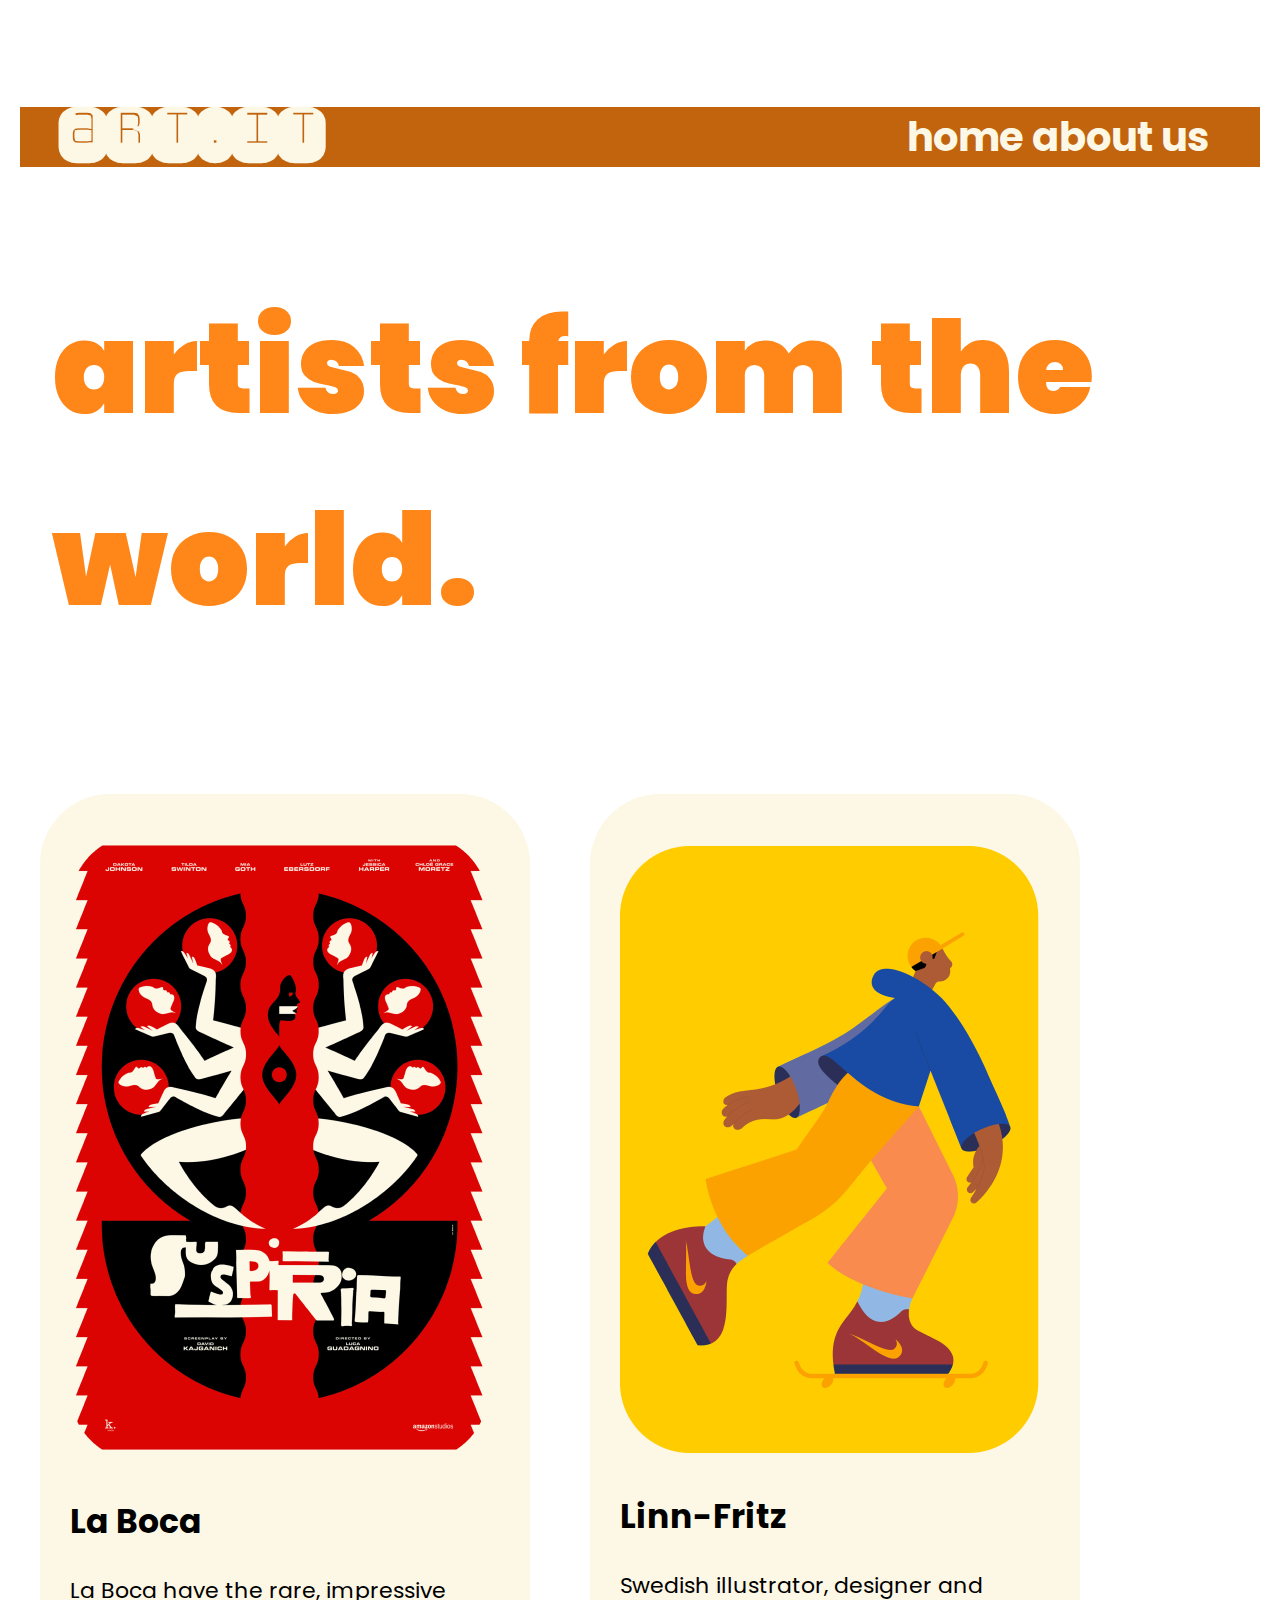
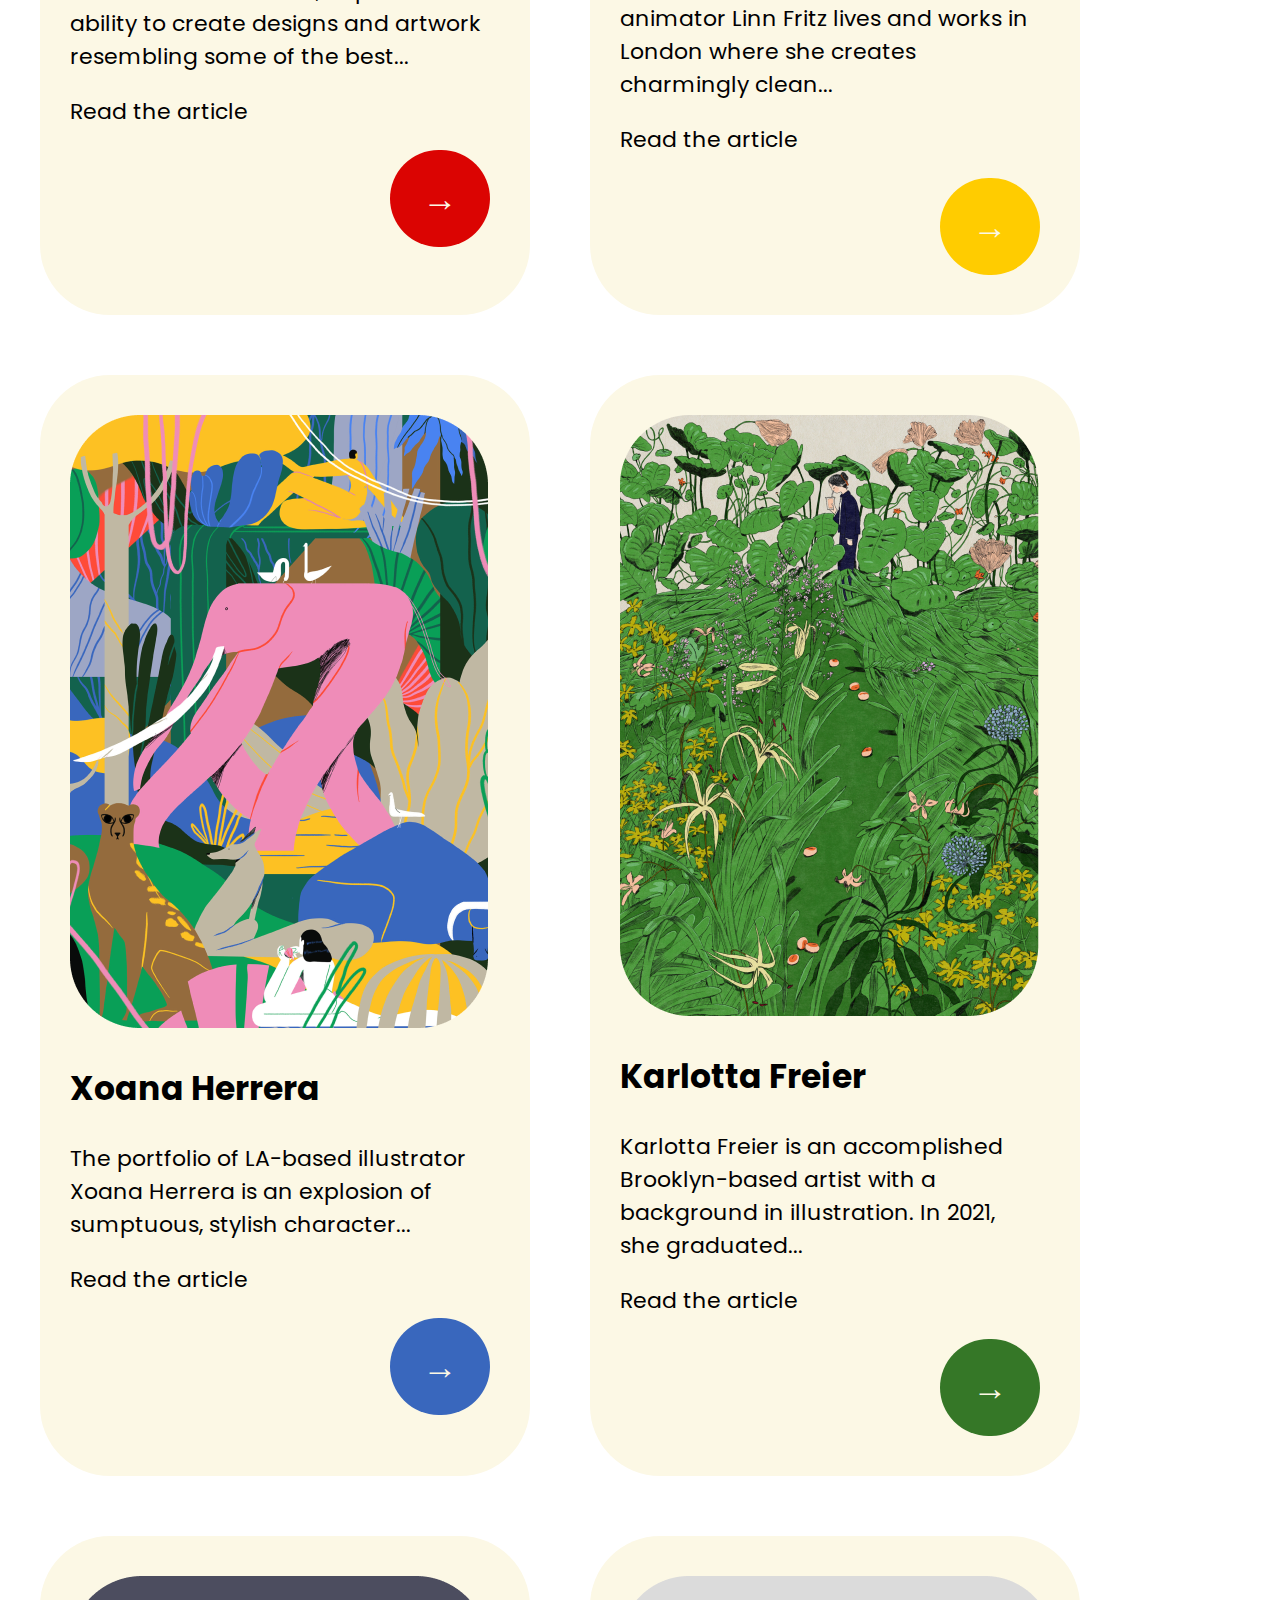
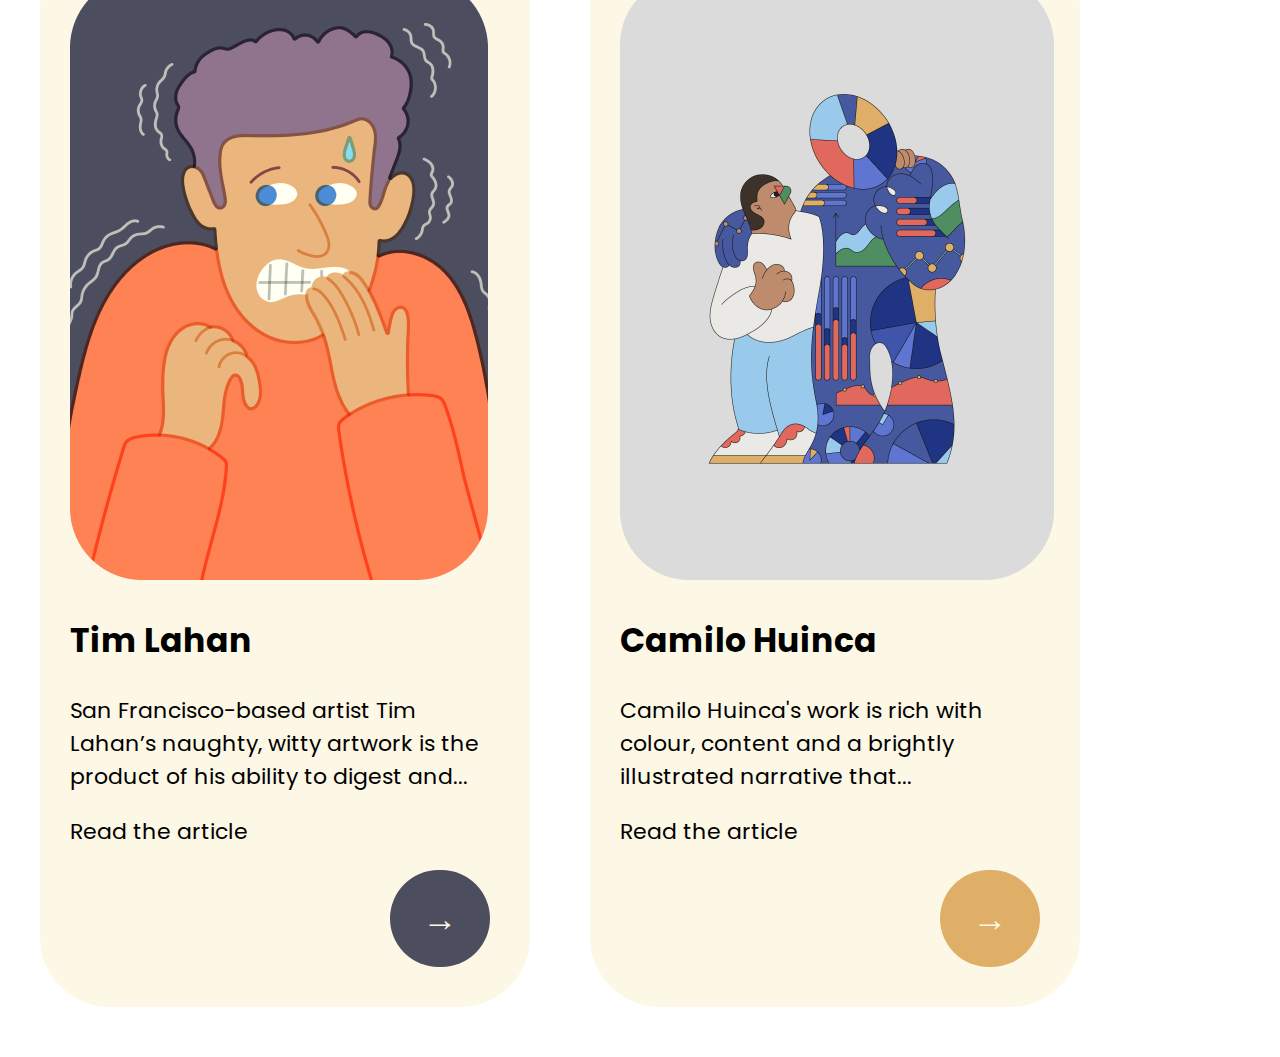
<file: index.html>
<!DOCTYPE html>
<html lang="en">
<head>
    <meta charset="UTF-8">
    <meta http-equiv="X-UA-Compatible" content="IE=edge">
    <meta name="viewport" content="width=device-width, initial-scale=1.0">
    <link rel="preconnect" href="https://fonts.googleapis.com">
    <link rel="preconnect" href="https://fonts.gstatic.com" crossorigin>
    <link rel="preconnect" href="https://fonts.googleapis.com">
    <link rel="preconnect" href="https://fonts.gstatic.com" crossorigin>
    <link href="https://fonts.googleapis.com/css2?family=Poppins:wght@400;700;900&display=swap" rel="stylesheet">
    <link rel="preconnect" href="https://fonts.googleapis.com">
<link rel="preconnect" href="https://fonts.gstatic.com" crossorigin>
<link href="https://fonts.googleapis.com/css2?family=Monofett&family=Poppins:wght@400;700;900&display=swap" rel="stylesheet">
    <title>Chiara Lombardo</title>
    <link rel="stylesheet" href="css/style.css">
</head>
<body>
 <header>
    
    <h1 class="art">art.it</h1> 
<nav  class="nav">
    <a href="index.html">home</a></li>
    <a href="thanks.html">about us</a> 
   
     </nav>

</header> 
<section class="hero">
    <h2 class="artist">artists from the world.</h2>
</section>
<main>
    <div class="box">
    <div class="laboca"> 
    <section class="img"><a href="laboca.html"> <img src="immagini/img1.png" alt="img 1.png"></a></section>
    <section class=" titolo la boca"> <h2>La Boca</h2></section>
    <section class=" testo la boca"> <p>La Boca have the rare, impressive ability to create designs and artwork resembling some of the best...</p></section> 
    <section class=" testo la boca"> <p> Read the article</p></section>
    
    <div class="pulsante"><a href="laboca.html">→</a></div>   </div>
  


    <div class="LinnFritz"> 
    <section class="img1"><img src="immagini/img 2.png" alt="img 2.png"></section>
    <section class=" titolo Linn-Fritz"> <h2>Linn-Fritz</h2></section>
    <section class=" testo Linn-Fritz"> <p>Swedish illustrator, designer and animator Linn Fritz lives and works in London where she creates charmingly clean...</p></section> 
    <section class=" testo Linn-Fritz"> <p> Read the article</p></section>   
    <div class="pulsante1"><a href="linn-fritz.html">→</a></div>  </div>
</div>
    <div class="box2"> 
    <div class="XoanaHerrera"> 
    <section class="img"><img src="immagini/img 3.png" alt="img 3.png"></section>
    <section class=" titolo Xoana Herrera"> <h2>Xoana Herrera</h2></section>
    <section class=" testo Xoana Herrera"> <p> The portfolio of LA-based illustrator Xoana Herrera is an explosion of sumptuous, stylish character...</p></section> 
    <section class=" testo Xoana Herrera"> <p> Read the article</p></section>   
    <div class="pulsante2"><a href="xoanaxerrera.html">→</a> </div> </div>
   
    <div class="KarlottaFreier "> 
    <section class="img"><img src="immagini/img 4.png" alt="img 4.png"></section>
    <section class=" titolo Karlotta Freier "> <h2>Karlotta Freier </h2></section>
    <section class=" testo Karlotta Freier "> <p> Karlotta Freier is an accomplished Brooklyn-based artist with a background in illustration. In 2021, she graduated...</p></section> 
    <section class=" testo Karlotta Freier "> <p> Read the article</p></section>   
    <div class="pulsante3"><a href="karlottafreier.html">→</a> </div> </div>
</div>

<div class="box3">
    <div class="TimLahan "> 
    <section class="img 5.png"><img src="immagini/img 5.png" alt="img 5.png"></section>
    <section class=" titolo Tim Lahan "> <h2>Tim Lahan </h2></section>
    <section class=" testo Tim Lahan "> <p> San Francisco-based artist Tim Lahan’s naughty, witty artwork is the product of his ability to digest and...</p></section> 
    <section class=" testo Tim Lahan "> <p> Read the article</p></section>   
    <div class="pulsante4"><a href="timlahan.html">→</a> </div> </div>
   
    <div class="CamiloHuinca "> 
    <section class="img 6.png"><img src="immagini/img 6.png" alt="img 6.png"></section>
    <section class=" titolo Camilo Huinca "> <h2>Camilo Huinca </h2></section>
    <section class=" testo Camilo Huinca "> <p> Camilo Huinca's work is rich with colour, content and a brightly illustrated narrative that...</p></section> 
    <section class=" testo Camilo Huinca "> <p> Read the article</p></section>   
    <div class="pulsante5"><a href="camilohuinca.html">→</a></div> </div>
</div> 
</main> 
</body>

</html>
</file>
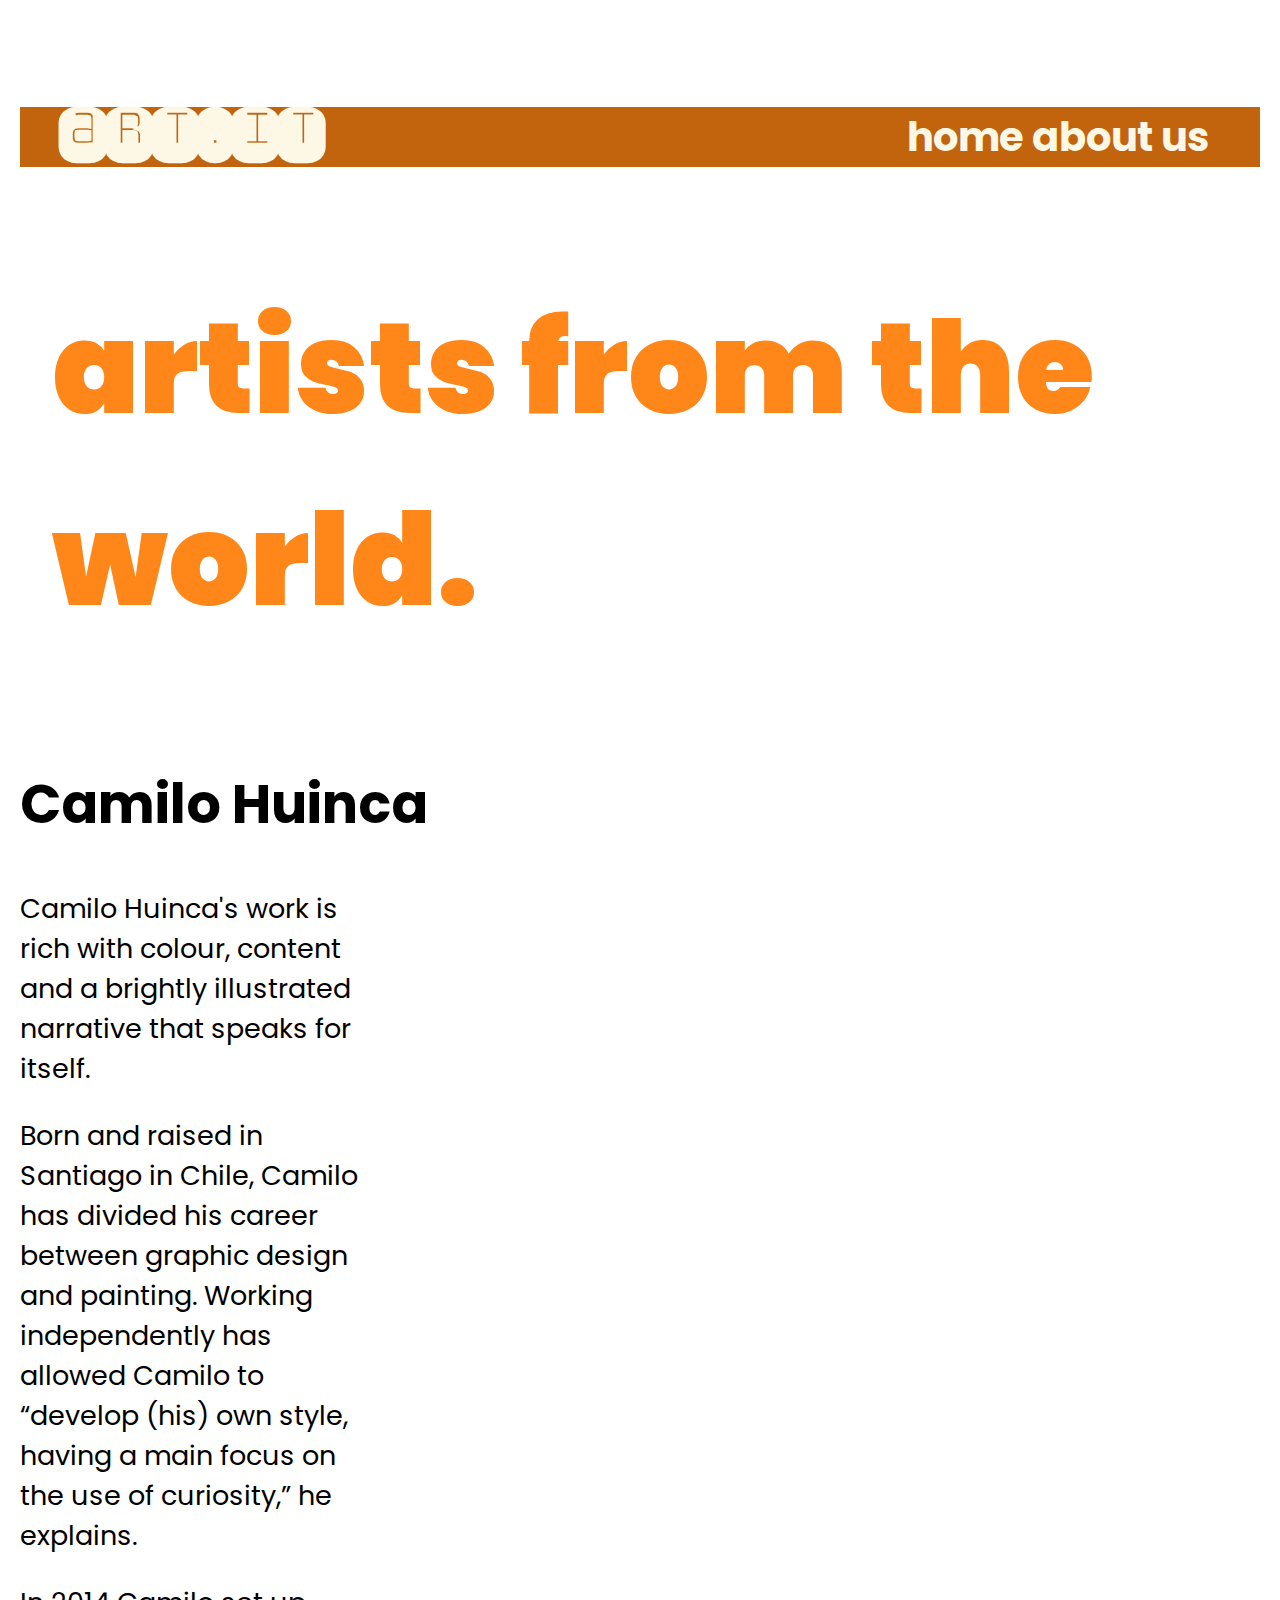
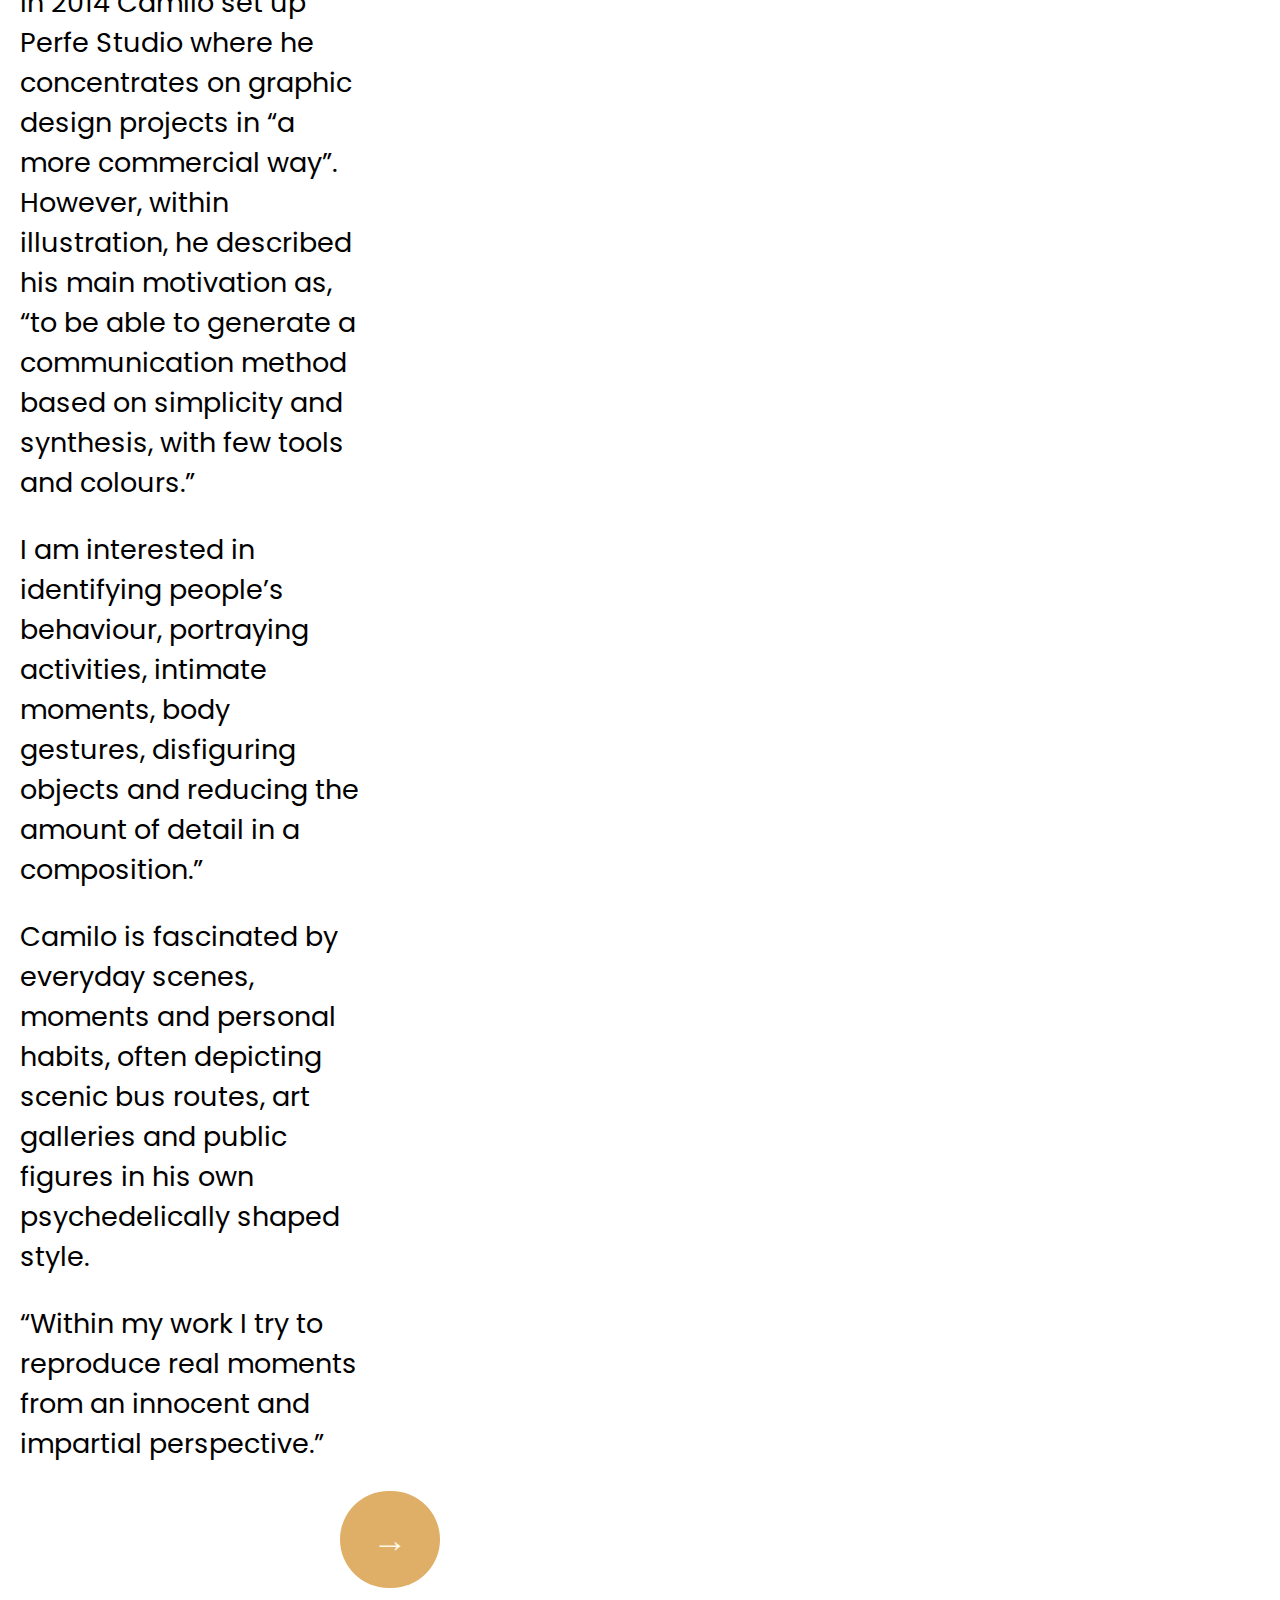
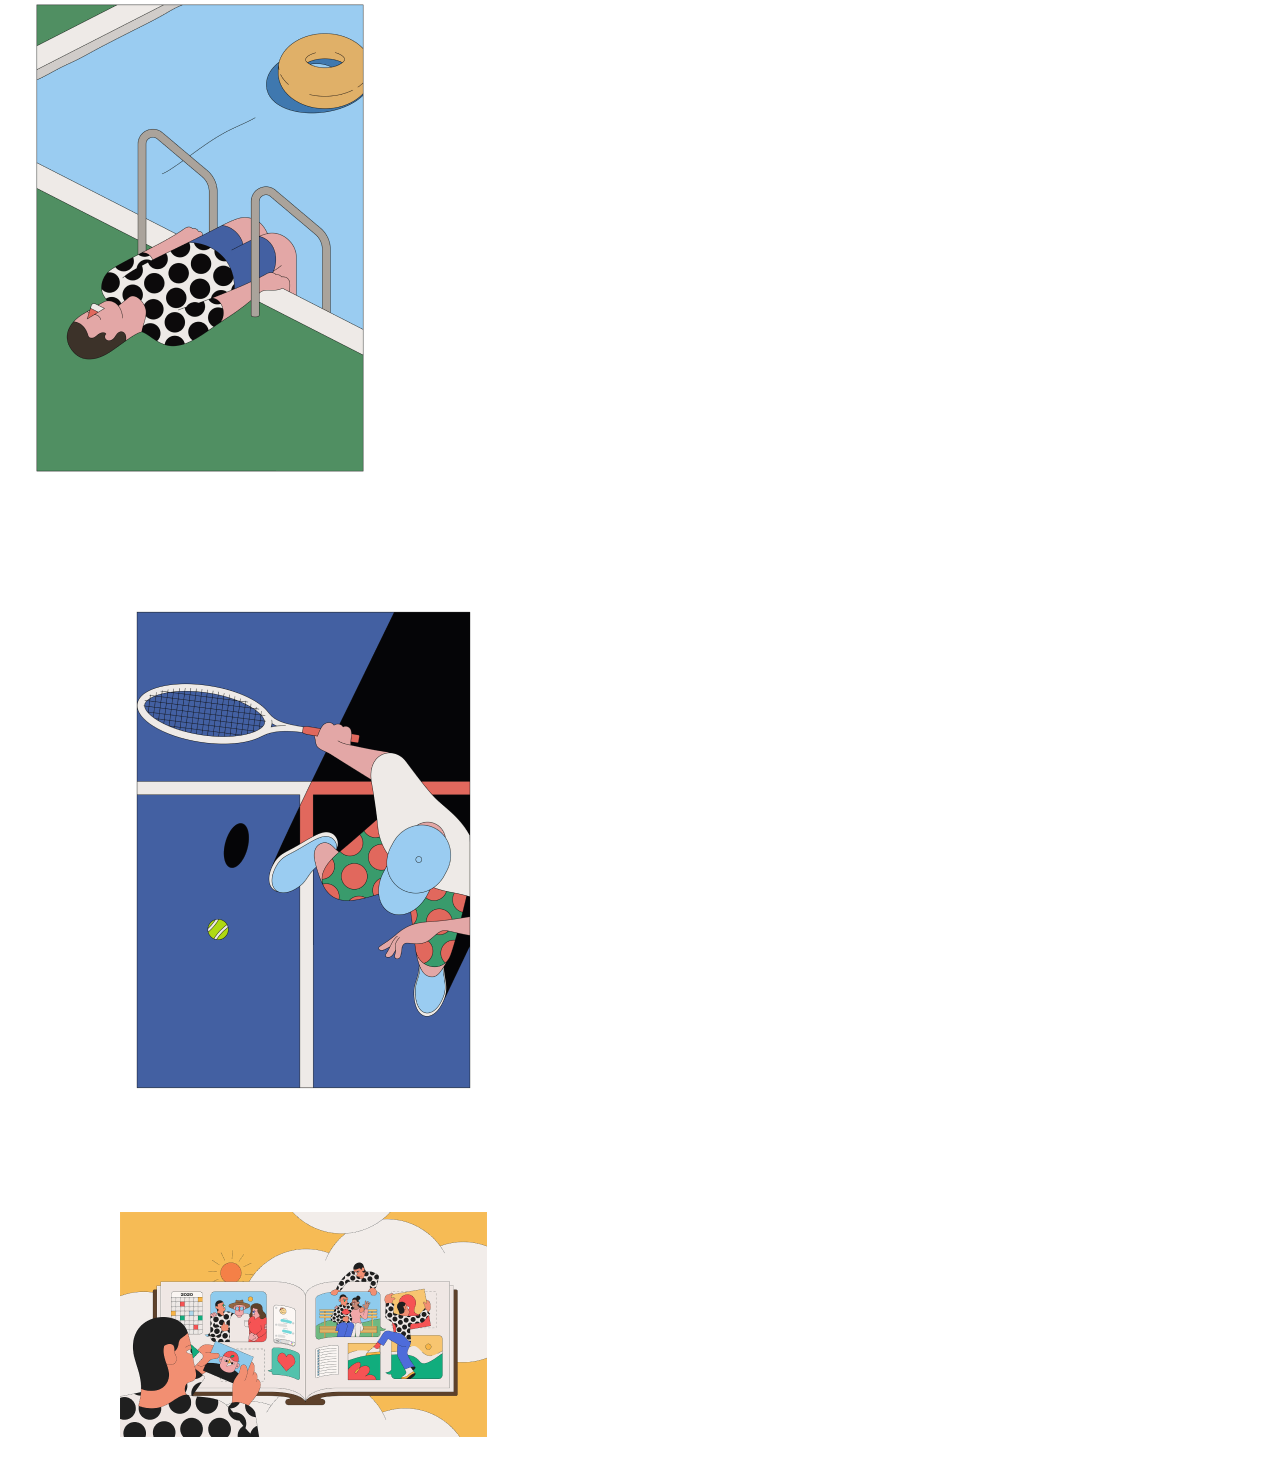
<file: camilohuinca.html>
<!DOCTYPE html>
<html lang="en">
<head>
    <meta charset="UTF-8">
    <meta http-equiv="X-UA-Compatible" content="IE=edge">
    <meta name="viewport" content="width=device-width, initial-scale=1.0">
    <link rel="stylesheet" href="css/camilohuinca.css">
    <link href="https://fonts.googleapis.com/css2?family=Monofett&family=Poppins:wght@400;700;900&display=swap" rel="stylesheet">
    <title>Document</title>
</head>
<body> 
    <header>
    
        <h1 class="art">art.it</h1> 
    <nav  class="nav">
        <a href="index.html">home</a></li>
        <a href="thanks.html">about us</a> 
       
         </nav>
    
    </header> 
    <section class="hero">
        <h2 class="artist">artists from the world.</h2>
    </section> 
    <div class="camilohuinca">
        <section class="titoloc"><h2>Camilo Huinca</h2></section>
        <section class="testoc"> <p>Camilo Huinca's work is rich with colour, content and a brightly illustrated narrative that speaks for itself.  

        </p></section> 
        <section class="testoc"> <p>Born and raised in Santiago in Chile, Camilo has divided his career between graphic design and painting. 
            Working independently has allowed Camilo to “develop (his) own style, having a main focus on the use of curiosity,” he explains.  </p></section> 
        <section class="testoc"> <p> In 2014 Camilo set up Perfe Studio where he concentrates on graphic design projects in “a more commercial way”. However, within illustration, he described his main motivation as, “to be able to generate a communication method based on simplicity and synthesis, with few tools and colours.” </p></section> 
        <section class="testoc"> <p> I am interested in identifying people’s behaviour, portraying activities, intimate moments, body gestures, disfiguring objects and reducing the amount of detail in a composition.” </p></section> 
        <section class="testoc"> <p> Camilo is fascinated by everyday scenes, moments and personal habits, often depicting scenic bus routes, art galleries and public figures in his own psychedelically shaped style. </p></section> 
        <section class="testoc"> <p> “Within my work I try to reproduce real moments from an innocent and impartial perspective.” </p></section> 
        
       
    <div class="pulsante5"><a href="thanks.html">→</a> </div>  
    
   
</div>

<div  class="immmma">
<img src="immagini/img 26.png"> </div>
<div  class="immma">
    <img src="immagini/img 27.png"> </div>
    <div  class="immma">
        <img src="immagini/img 28.png"> </div>
       

        

</body>
</html>
</file>
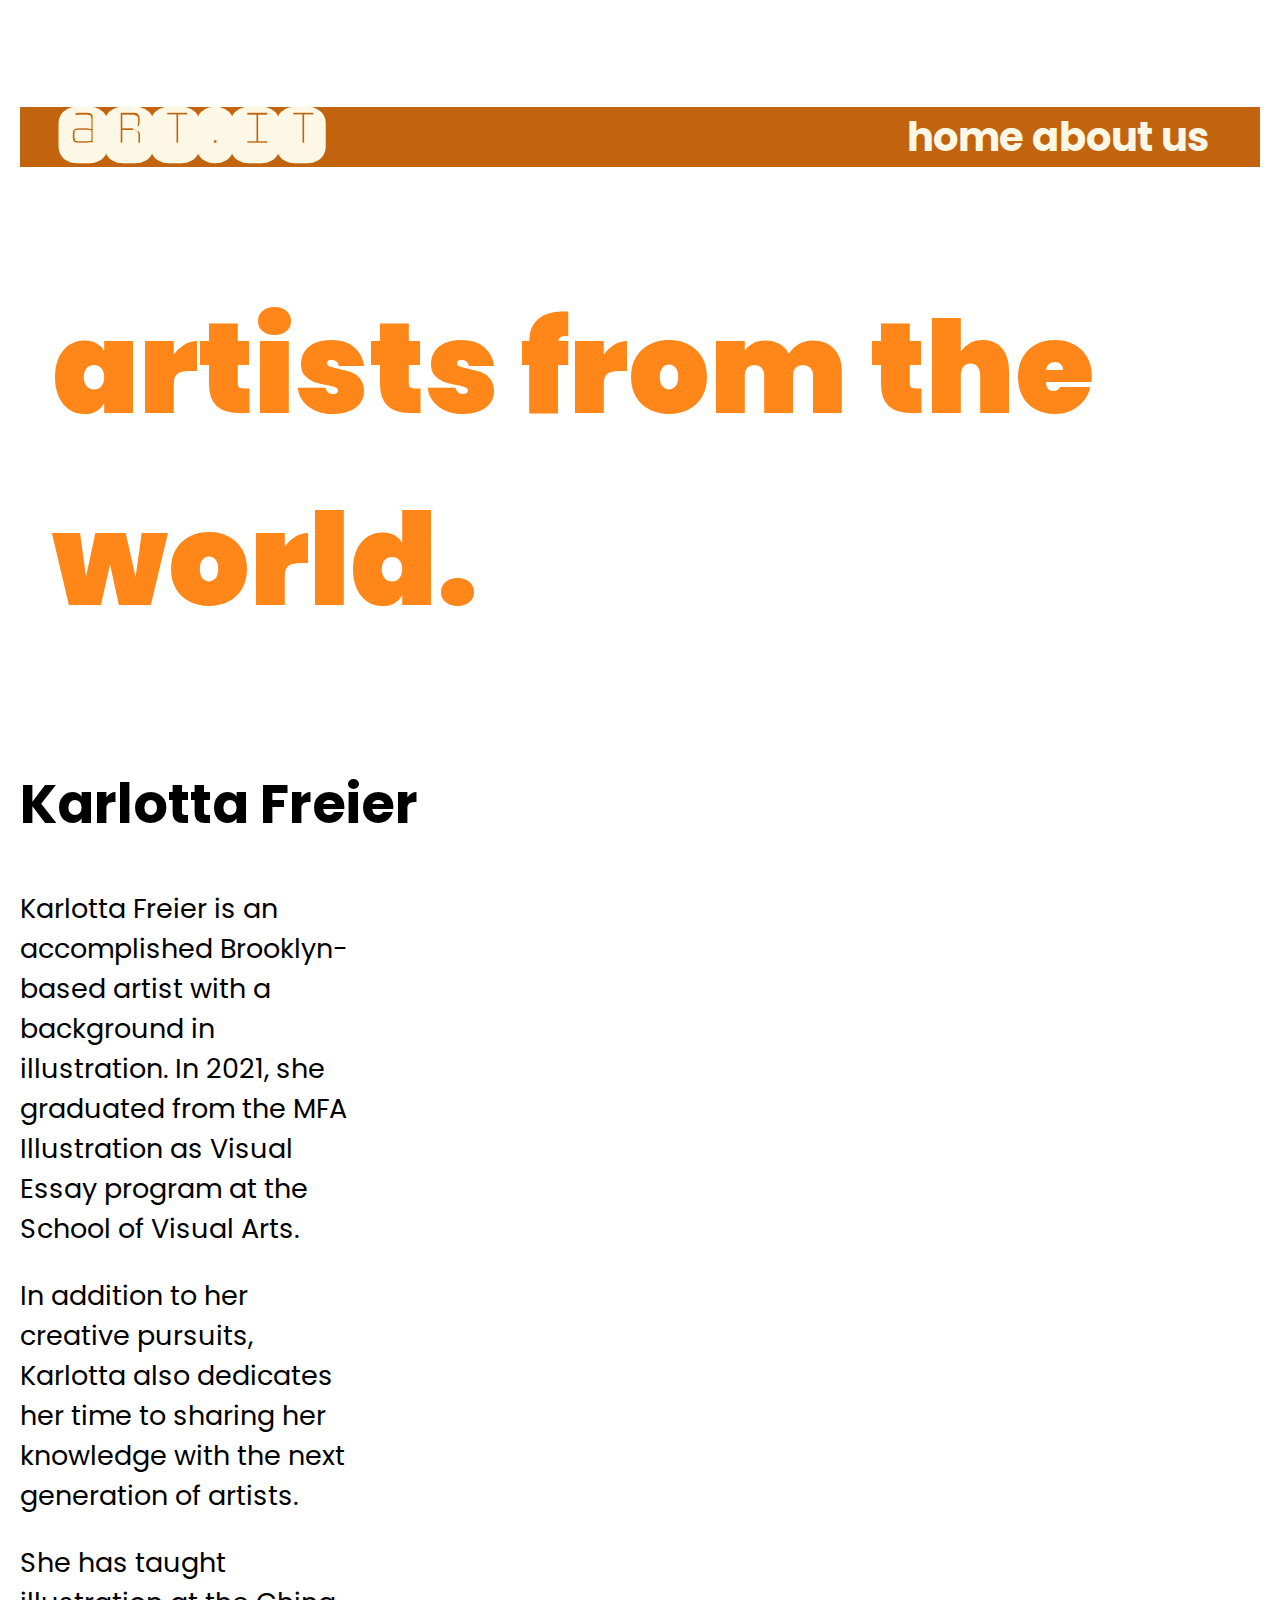
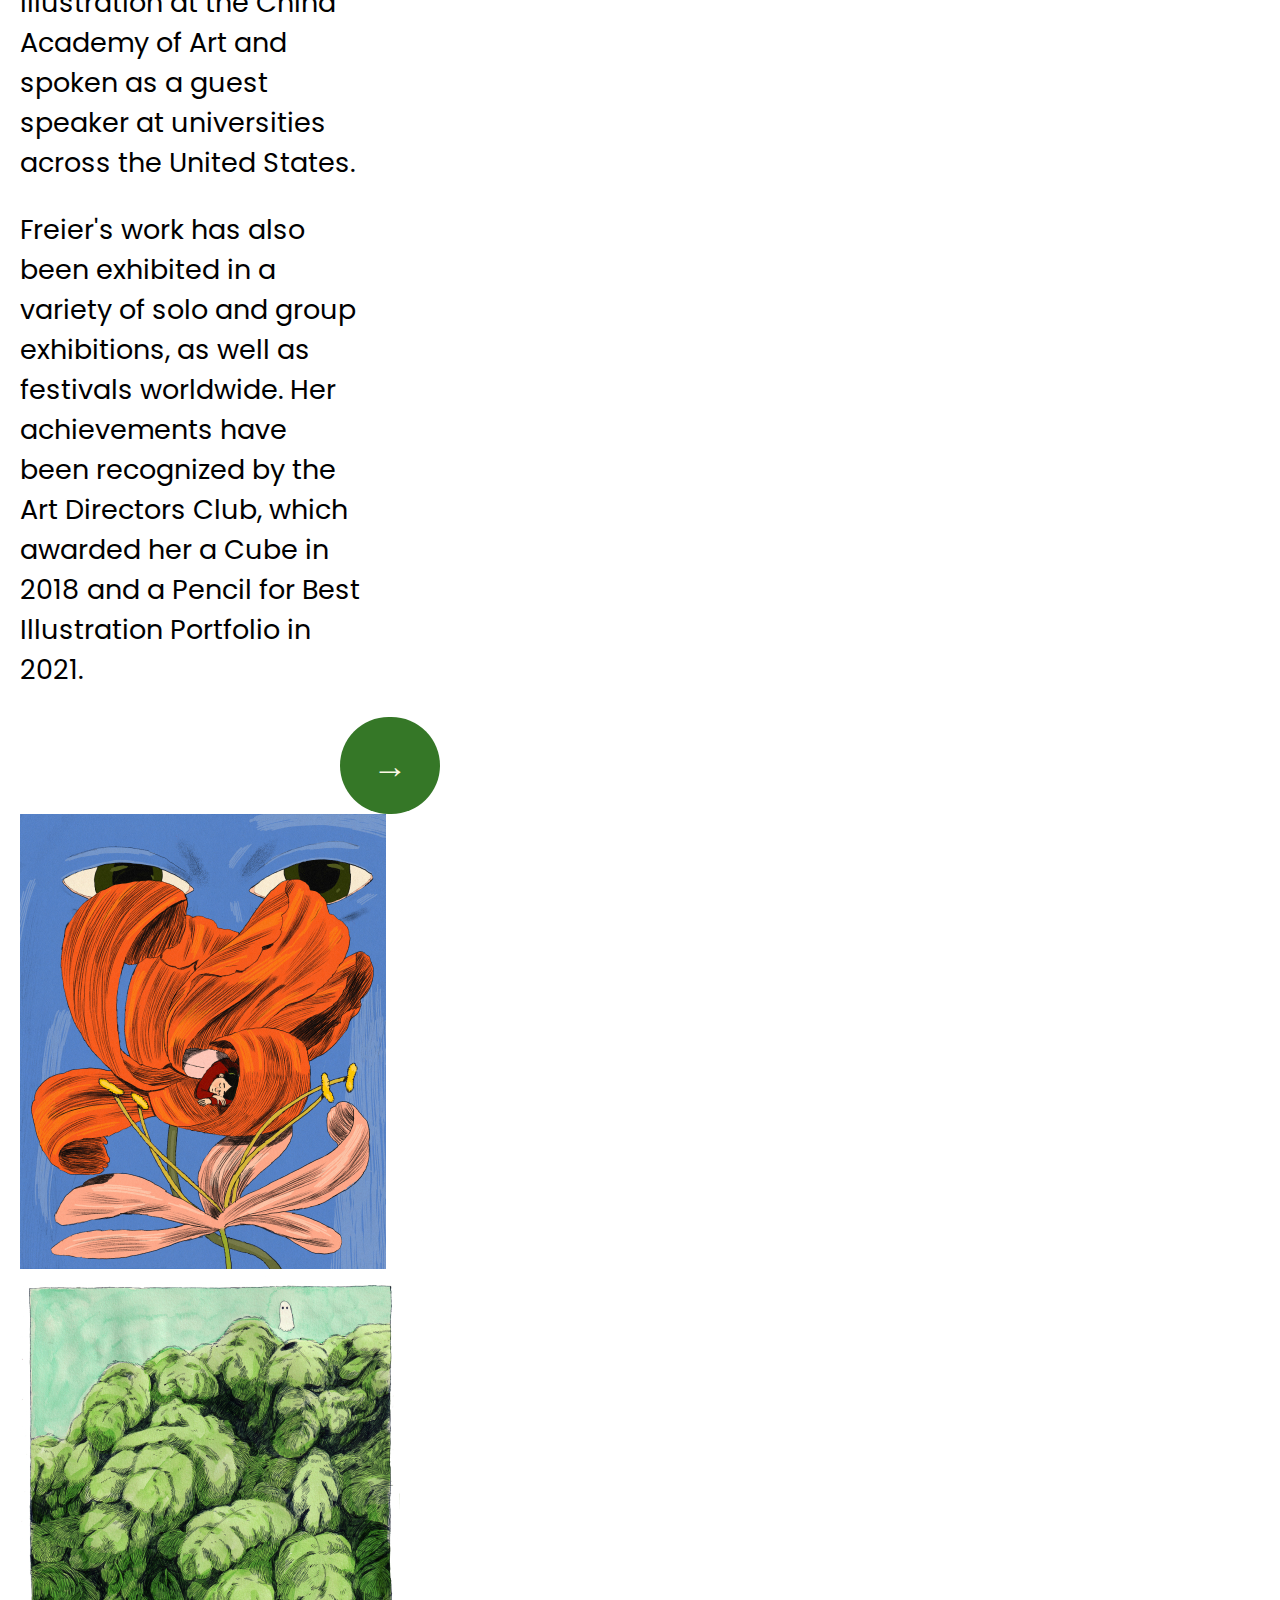
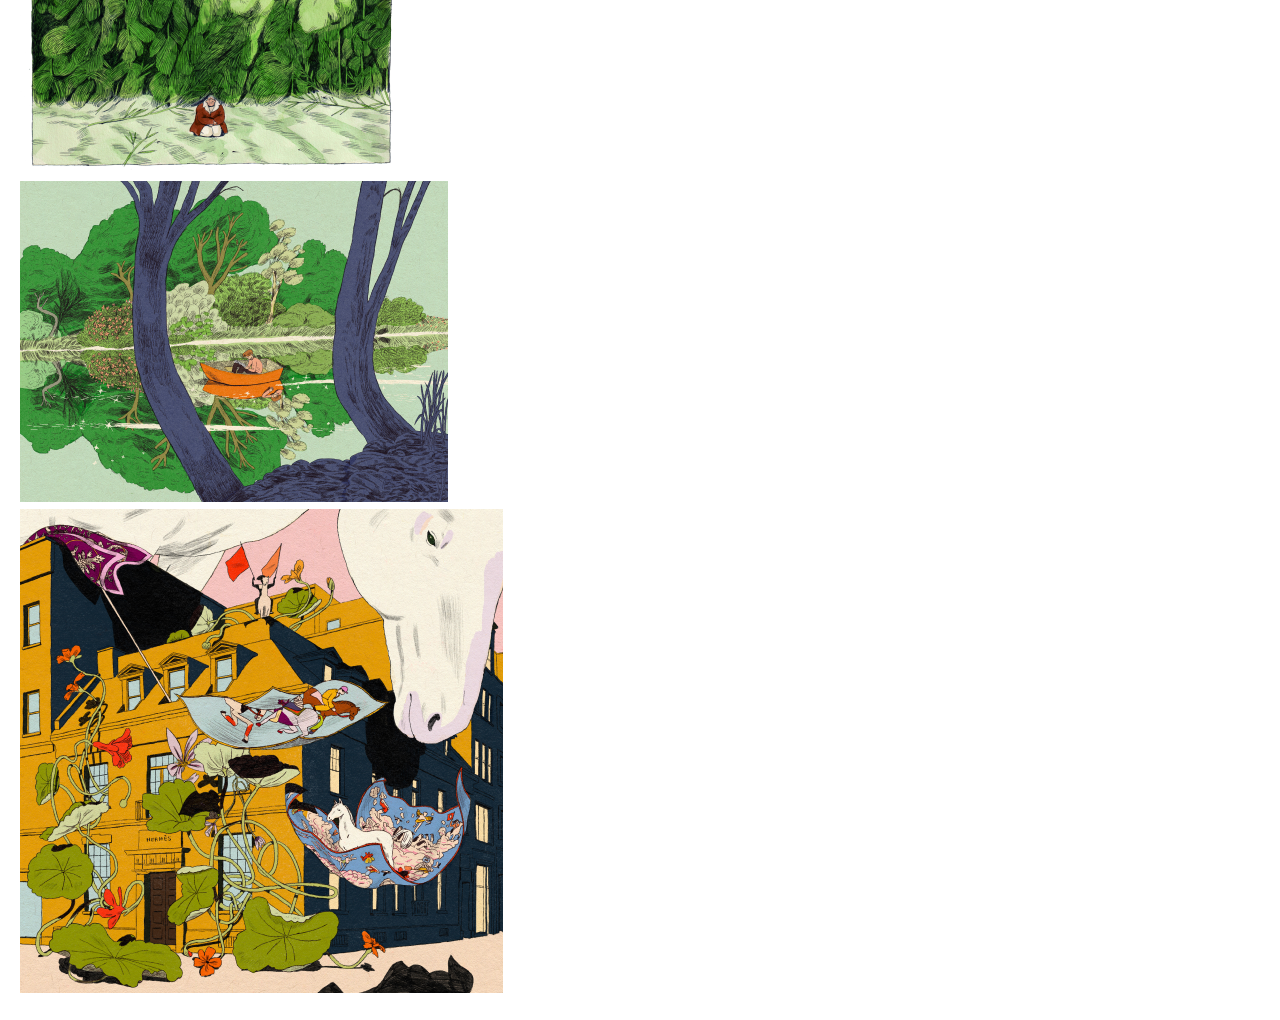
<file: karlottafreier.html>
<!DOCTYPE html>
<html lang="en">
<head>
    <meta charset="UTF-8">
    <meta http-equiv="X-UA-Compatible" content="IE=edge">
    <meta name="viewport" content="width=device-width, initial-scale=1.0">
    <link rel="stylesheet" href="css/karlottafreier.css">
    <link href="https://fonts.googleapis.com/css2?family=Monofett&family=Poppins:wght@400;700;900&display=swap" rel="stylesheet">
    <title>Document</title>
</head>
<body> 
    <header>
    
        <h1 class="art">art.it</h1> 
    <nav  class="nav">
        <a href="index.html">home</a></li>
        <a href="thanks.html">about us</a> 
       
         </nav>
    
    </header> 
    <section class="hero">
        <h2 class="artist">artists from the world.</h2>
    </section> 
    <div class="Karlotta">
        <section class="titolokarlotta"><h2>Karlotta Freier</h2></section>
        <section class="testokarlotta"> <p>Karlotta Freier is an accomplished Brooklyn-based artist with a background in illustration. In 2021, she graduated from the MFA Illustration as Visual Essay program at the School of Visual Arts. </p></section> 
        <section class="testokarlotta"> <p>In addition to her creative pursuits, Karlotta also dedicates her time to sharing her knowledge with the next generation of artists. </p></section> 
        <section class="testokarlotta"> <p>She has taught illustration at the China Academy of Art and spoken as a guest speaker at universities across the United States. </p></section> 
        <section class="testokarlotta"> <p> Freier's work has also been exhibited in a variety of solo and group exhibitions, as well as festivals worldwide. Her achievements have been recognized by the Art Directors Club, which awarded her a Cube in 2018 and a Pencil for Best Illustration Portfolio in 2021.</p></section> 
       
    <div class="pulsante3"><a href="timlahan.html">→</a></div></div>
    

<div  class="imma">
<img src="immagini/imma18.png"> </div>
<div  class="imma">
    <img src="immagini/imma19.png"> </div>
    <div  class="imma">
        <img src="immagini/imma20.png"> </div>
     <div  class="imma">
            <img src="immagini/imma21.png"> </div>
        

</body>
</html>
</file>
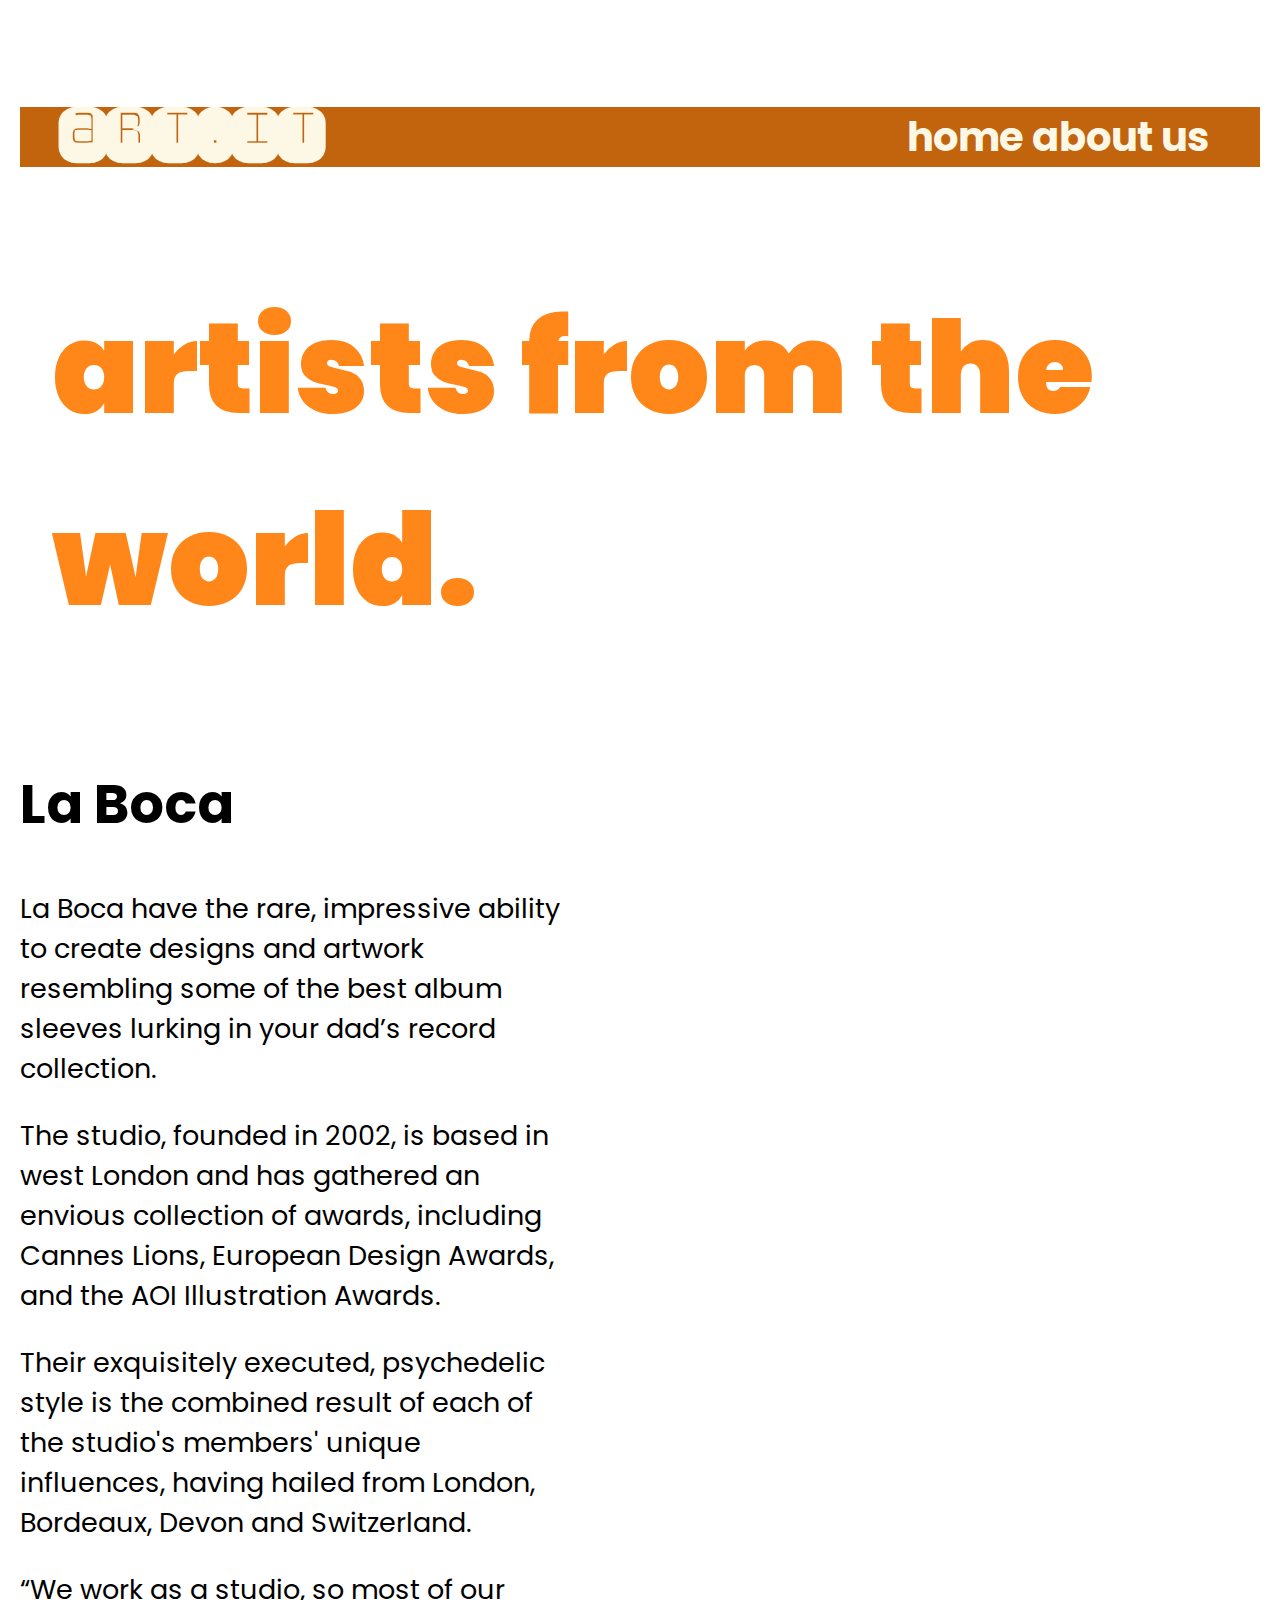
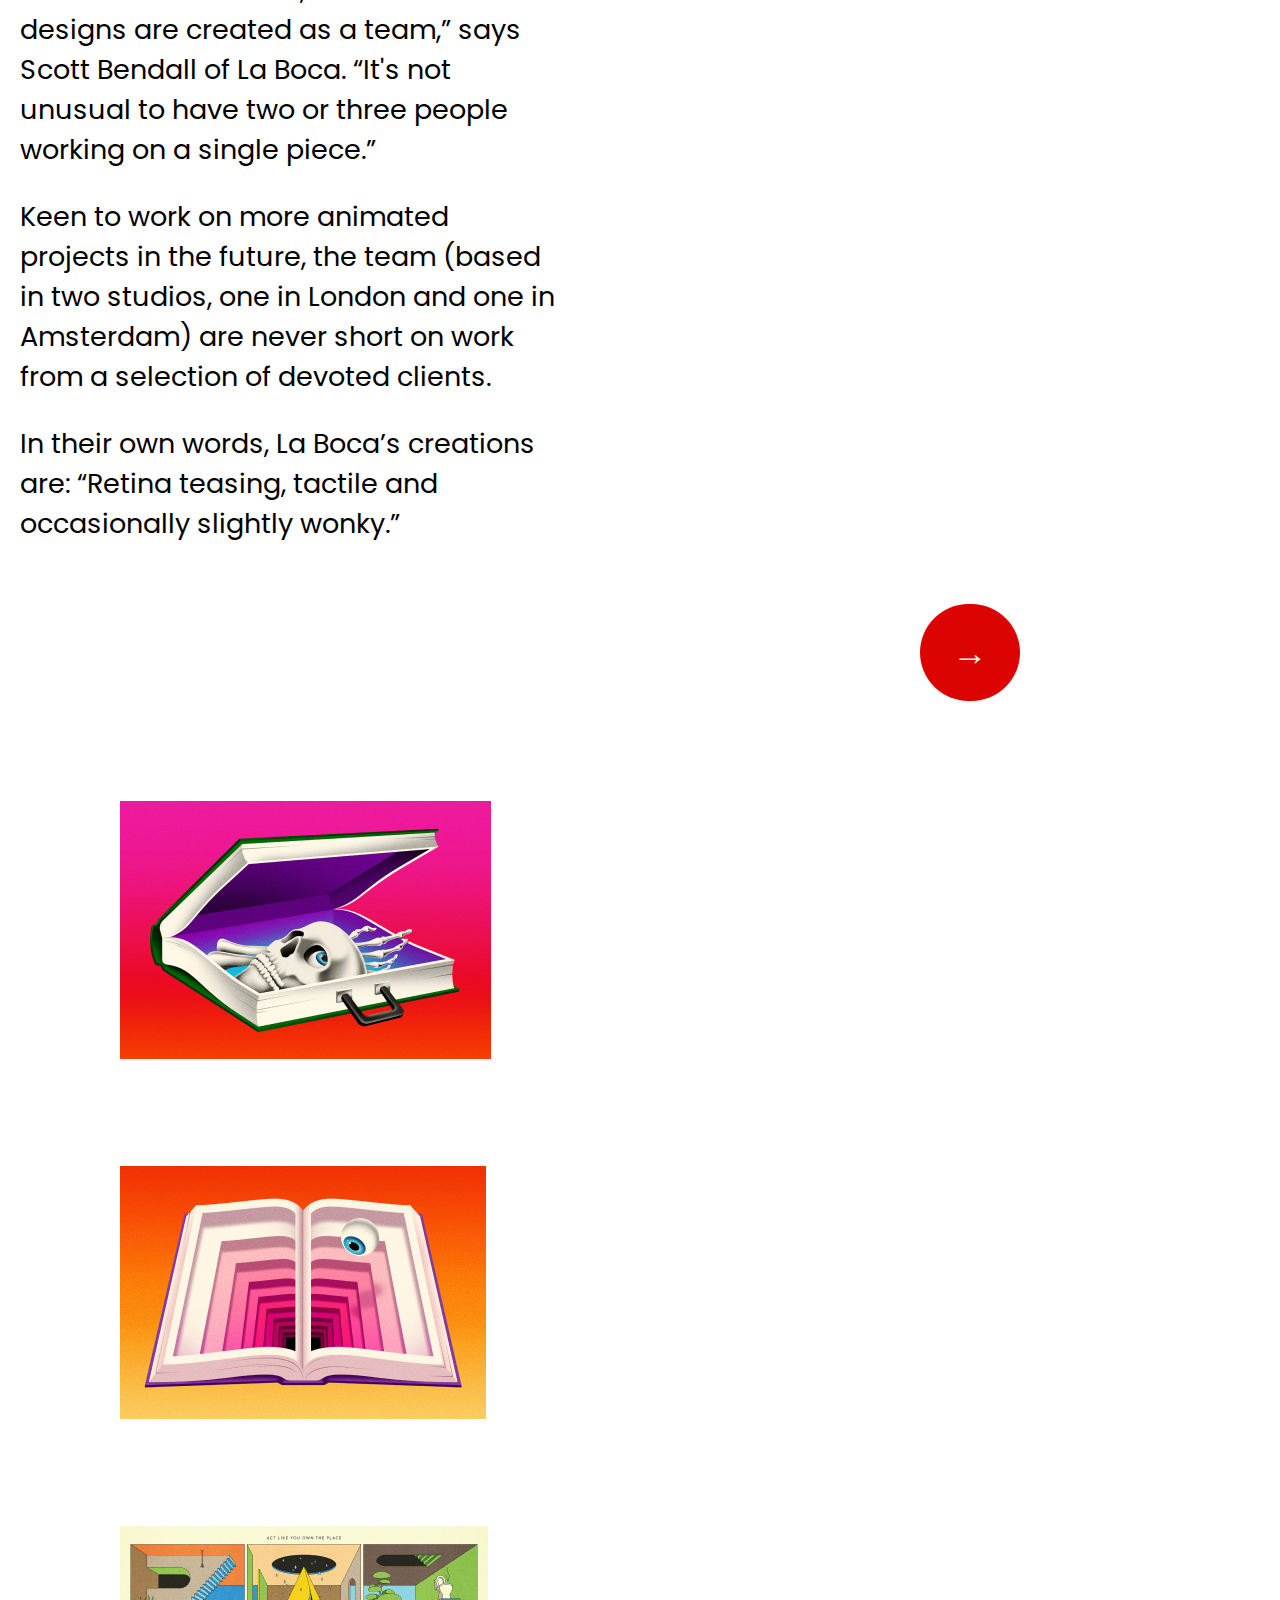
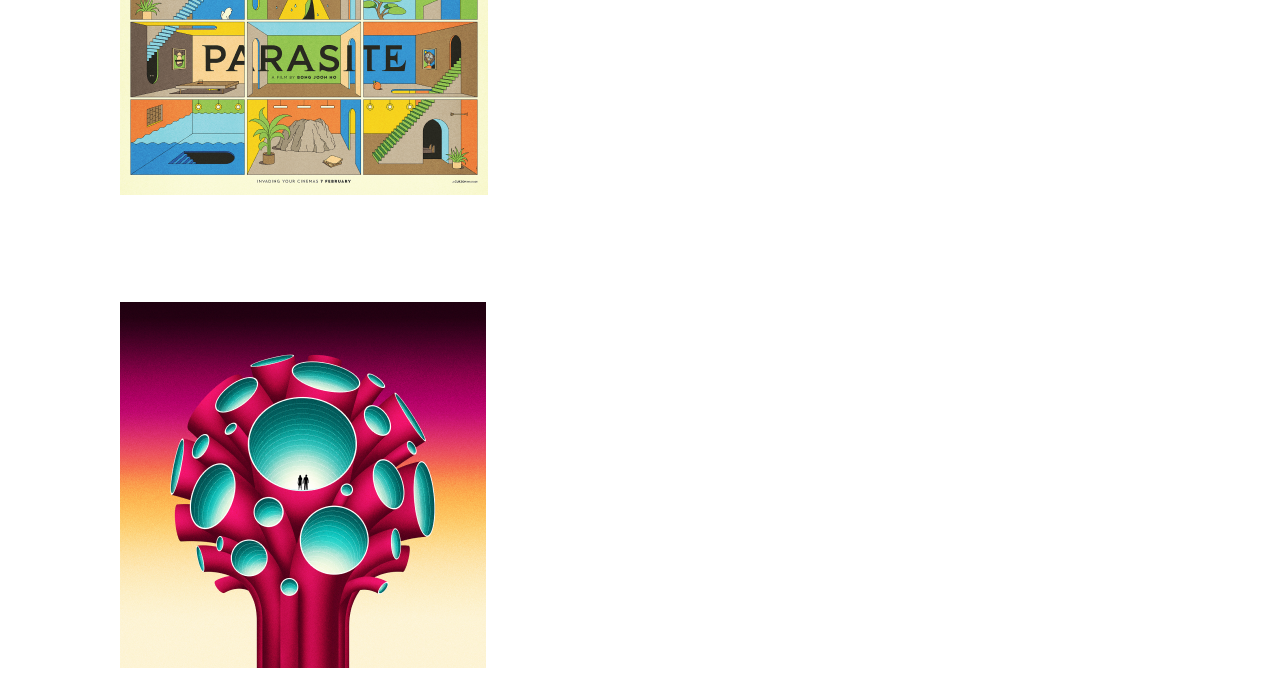
<file: laboca.html>
<!DOCTYPE html>
<html lang="en">
<head>
    <meta charset="UTF-8">
    <meta http-equiv="X-UA-Compatible" content="IE=edge">
    <meta name="viewport" content="width=device-width, initial-scale=1.0">
    <link rel="stylesheet" href="css/laboca.css">
    <link href="https://fonts.googleapis.com/css2?family=Monofett&family=Poppins:wght@400;700;900&display=swap" rel="stylesheet">
    <title>Document</title>
</head>
<body> 
    <header>
    
        <h1 class="art">art.it</h1> 
    <nav  class="nav">
        <a href="index.html">home</a></li>
        <a href="thanks.html">about us</a> 
       
         </nav>
    
    </header> 
    <section class="hero">
        <h2 class="artist">artists from the world.</h2>
    </section> 
    <div class="laboca">
        <section class="titololaboca"><h2>La Boca</h2></section>
        <section class="testolaboca"> <p>La Boca have the rare, impressive ability to create designs and artwork resembling some of the best album sleeves lurking in your dad’s record collection.</p></section> 
        <section class="testolaboca"> <p>The studio, founded in 2002, is based in west London and has gathered an envious collection of awards, including Cannes Lions, European Design Awards, and the AOI Illustration Awards.  </p></section> 
        <section class="testolaboca"> <p>Their exquisitely executed, psychedelic style is the combined result of each of the studio's members' unique influences, having hailed from London, Bordeaux, Devon and Switzerland.  </p></section> 
        <section class="testolaboca"> <p>“We work as a studio, so most of our designs are created as a team,” says Scott Bendall of La Boca. 
            “It's not unusual to have two or three people working on a single piece.”  </p></section> 
        <section class="testolaboca"> <p> Keen to work on more animated projects in the future, the team (based in two studios, one in London and one in Amsterdam) are never short on work from a selection of devoted clients.</p></section> 
        <section class="testolaboca"> <p> In their own words, La Boca’s creations are: “Retina teasing, tactile and occasionally slightly wonky.” </p></section> 
    <div class="pulsantee"> <a href="linn-fritz.html">→</a></div></div>
    

<div  class="imma">
<img src="immagini/imma7.png"> </div>
<div  class="imma">
    <img src="immagini/imma8.png"> </div>
    <div  class="imma">
        <img src="immagini/imma9.png"> </div>
     <div  class="imma">
            <img src="immagini/imma10.png"> </div>
        

</body>
</html>
</file>
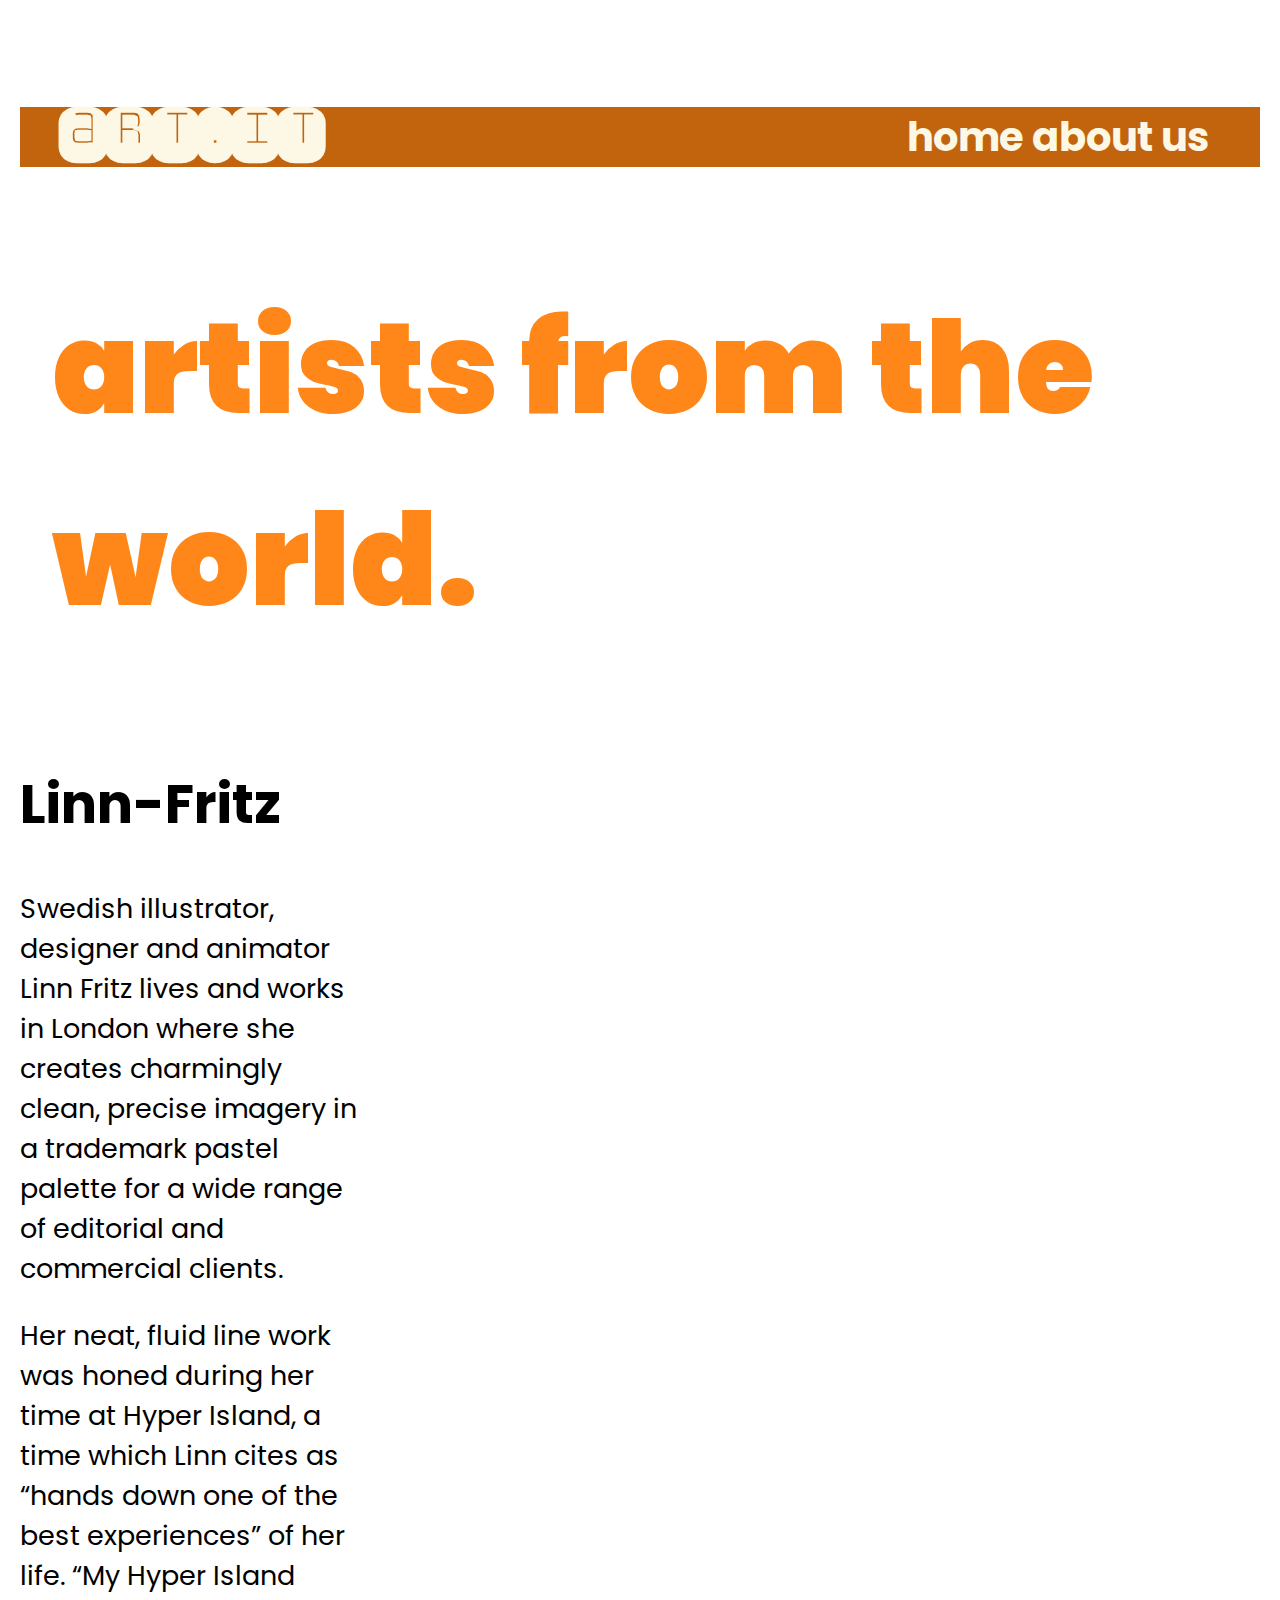
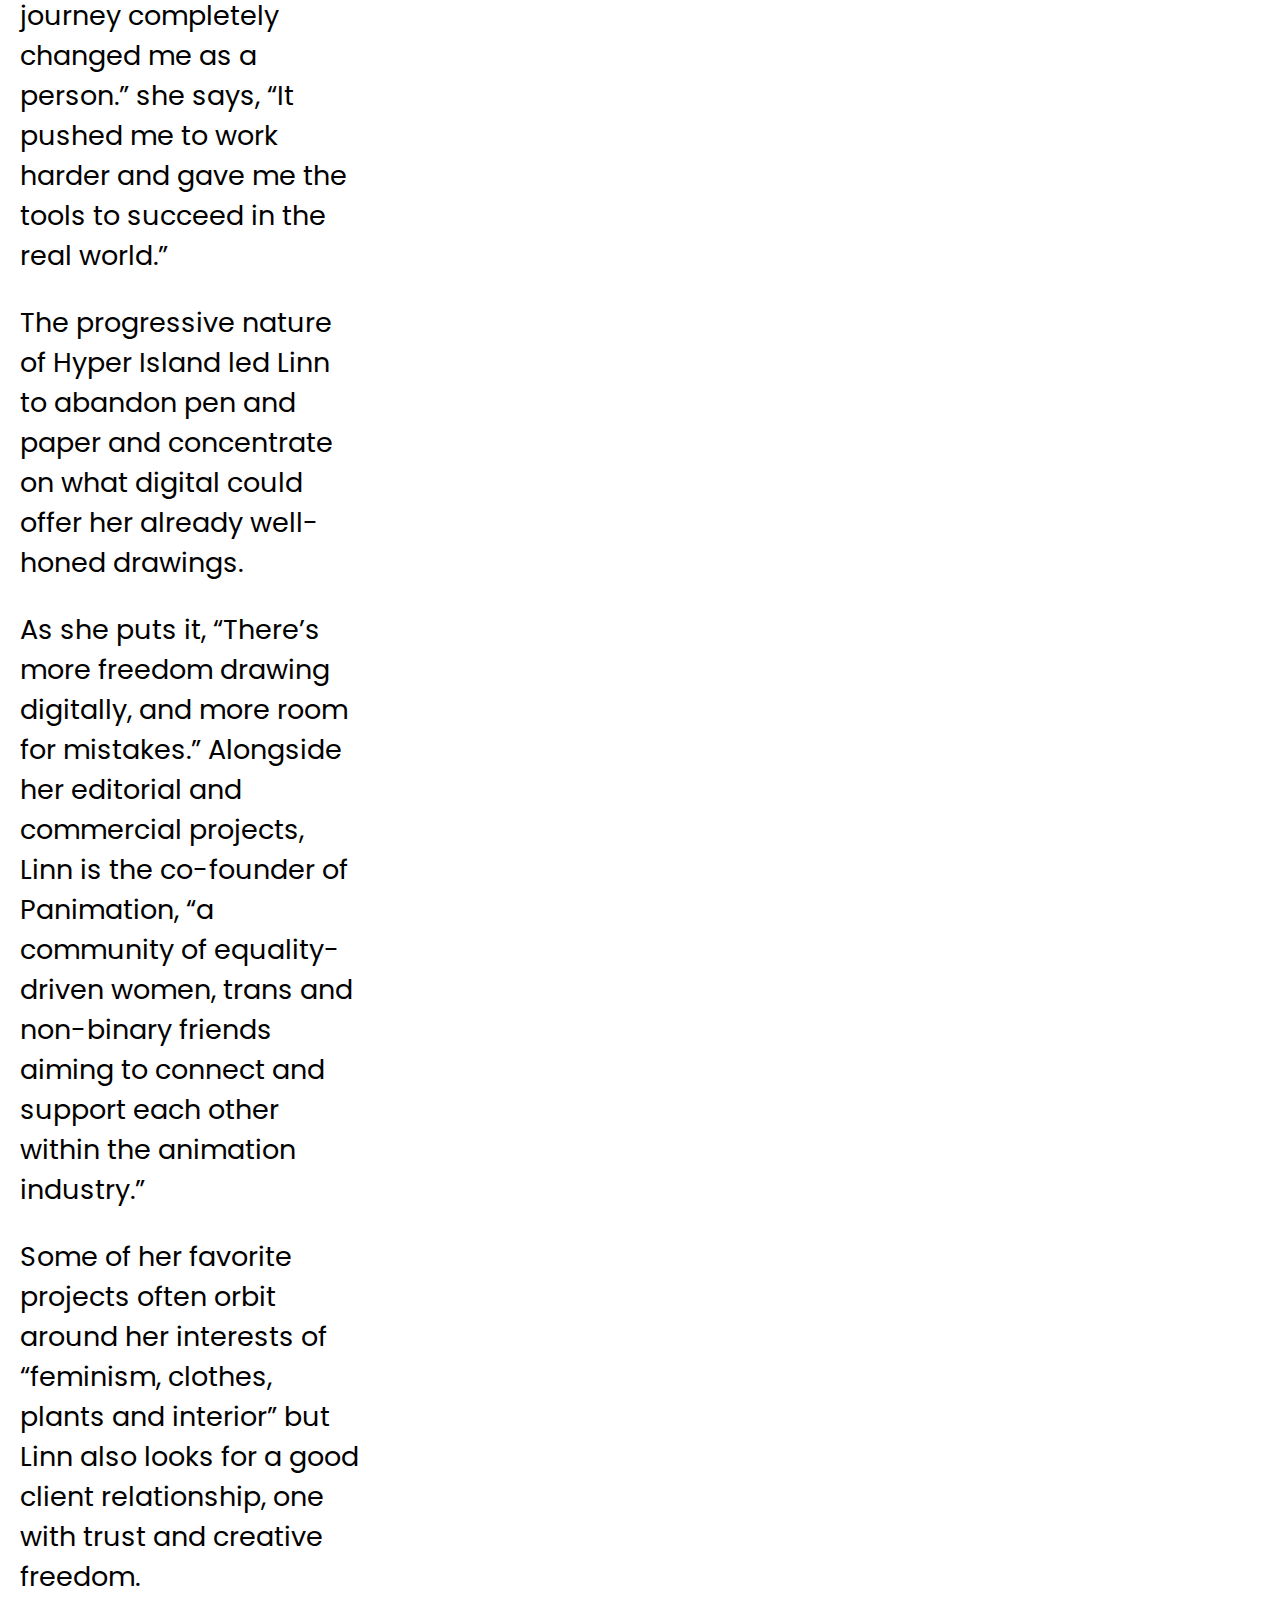
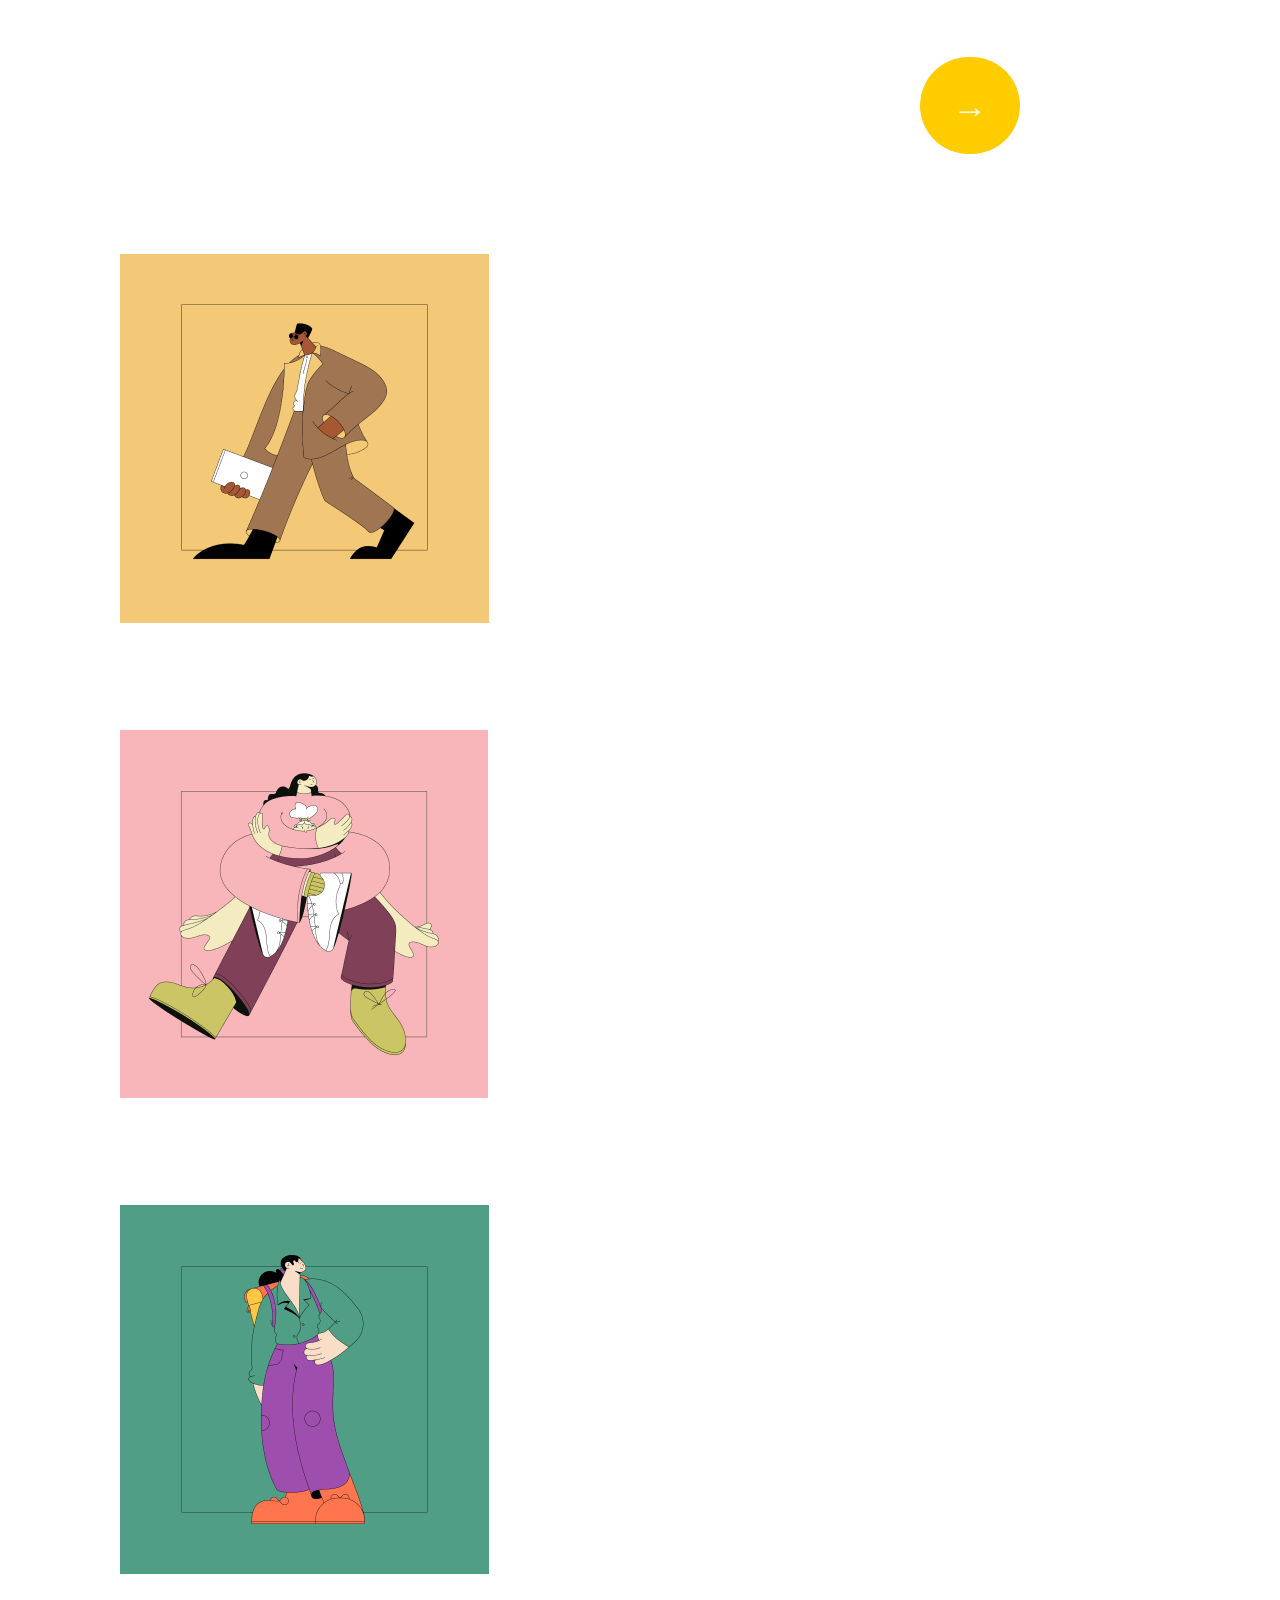
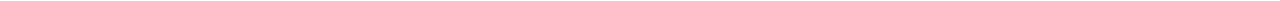
<file: linn-fritz.html>
<!DOCTYPE html>
<html lang="en">
<head>
    <meta charset="UTF-8">
    <meta http-equiv="X-UA-Compatible" content="IE=edge">
    <meta name="viewport" content="width=device-width, initial-scale=1.0">
    <link rel="stylesheet" href="css/linn-fritz.css">
    <link href="https://fonts.googleapis.com/css2?family=Monofett&family=Poppins:wght@400;700;900&display=swap" rel="stylesheet">
    <title>Document</title>
</head>
<body> 
    <header>
    
        <h1 class="art">art.it</h1> 
    <nav  class="nav">
        <a href="index.html">home</a></li>
        <a href="thanks.html">about us</a> 
       
         </nav>
    
    </header> 
    <section class="hero">
        <h2 class="artist">artists from the world.</h2>
    </section> 
    <div class="Linn-Fritz">
        <section class="titololinn"><h2>Linn-Fritz</h2></section>
        <section class="testolinn"> <p>Swedish illustrator, designer and animator Linn Fritz lives and works in London where she creates charmingly clean, precise imagery in a trademark pastel palette for a wide range of editorial and commercial clients. </p></section> 
        <section class="testolinn"> <p>Her neat, fluid line work was honed during her time at Hyper Island, a time which Linn cites as “hands down one of the best experiences” of her life. “My Hyper Island journey completely changed me as a person.” she says, “It pushed me to work harder and gave me the tools to succeed in the real world.”</p></section> 
        <section class="testolinn"> <p> The progressive nature of Hyper Island led Linn to abandon pen and paper and concentrate on what digital could offer her already well-honed drawings. </p></section> 
        <section class="testolinn"> <p>As she puts it, “There’s more freedom drawing digitally, and more room for mistakes.” Alongside her editorial and commercial projects, Linn is the co-founder of Panimation, “a community of equality-driven women, trans and non-binary friends aiming to connect and support each other within the animation industry.” 
      </p></section> 
        <section class="testolinn"> <p> Some of her favorite projects often orbit around her interests of “feminism, clothes, plants and interior” but Linn also looks for a good client relationship, one with trust and creative freedom.</p></section> 
       
    <div class="pulsante1"><a href="xoanaxerrera.html">→</a></div>  
   
</div>

<div  class="immma">
<img src="immagini/imma13.png"> </div>
<div  class="immma">
    <img src="immagini/imma12.png"> </div>
    <div  class="immma">
        <img src="immagini/imma11.png"> </div>

        

</body>
</html>
</file>
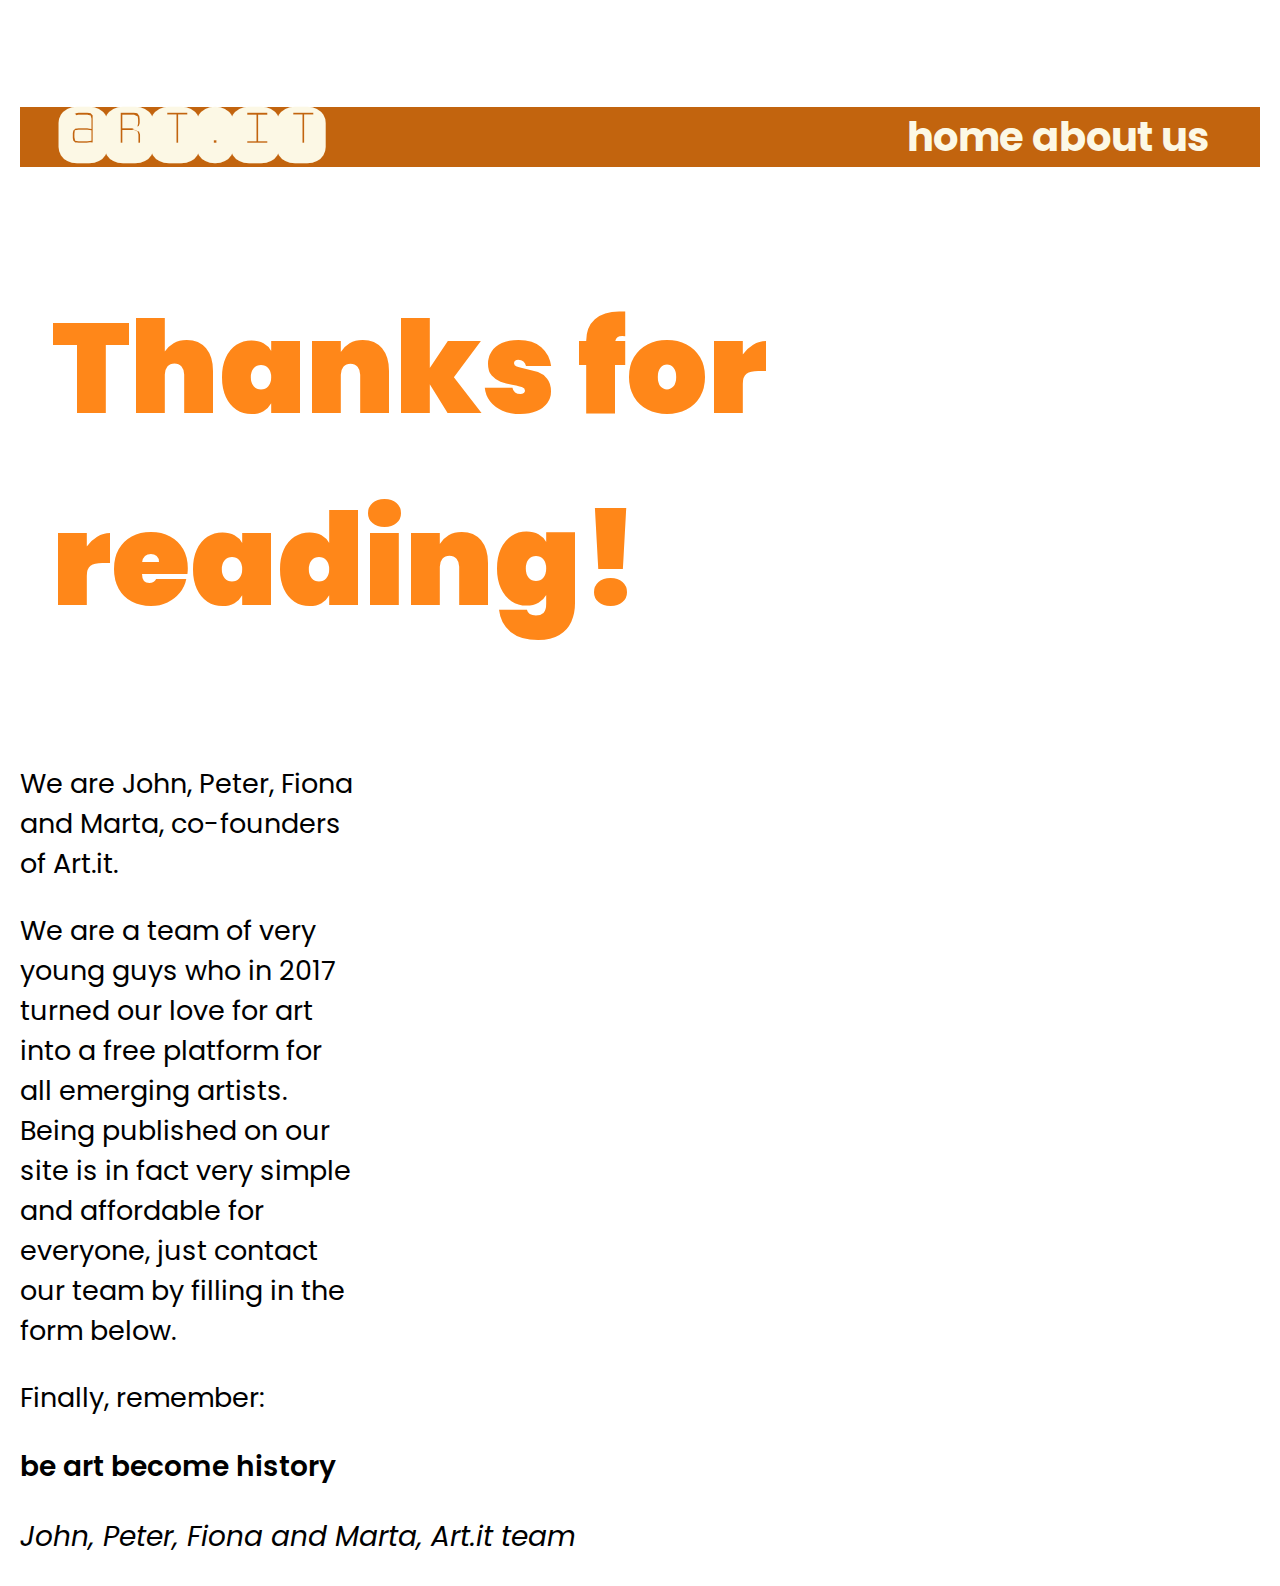
<file: thanks.html>
<!DOCTYPE html>
<html lang="en">
<head>
    <meta charset="UTF-8">
    <meta http-equiv="X-UA-Compatible" content="IE=edge">
    <meta name="viewport" content="width=device-width, initial-scale=1.0">
    <link rel="stylesheet" href="css/thanks.css">
    <link href="https://fonts.googleapis.com/css2?family=Monofett&family=Poppins:wght@400;700;900&display=swap" rel="stylesheet">
    <title>Document</title>
</head>
<body> 
    <header>
    
        <h1 class="art">art.it</h1> 
    <nav  class="nav">
        <a href="index.html">home</a></li>
        <a href="thanks.html">about us</a> 
       
         </nav>
    
    </header> 
    <section class="hero">
        <h2 class="thx">Thanks 
            for reading!</h2>
    </section> 
    <div class="thanks">

        <section class="testothx"> <p>We are John, Peter, Fiona and Marta, 
            co-founders of Art.it. </p></section> 
            
        <section class="testothx"> <p>We are a team of very young guys who in 2017 turned our love for art into a free platform for all emerging artists. 
            Being published on our site is in fact very simple and affordable for everyone, just contact our team by filling in the form below. </p></section> 
        <section class="testothx"> <p> Finally, remember:</p></section> 
        <section class="TESTOthx"> <p>be art become history </p></section> 
        <section class="testhx"> <p>John, Peter, Fiona and Marta, Art.it team</p></section> 
        
       
   
    
   
</div>



        

</body>
</html>
</file>
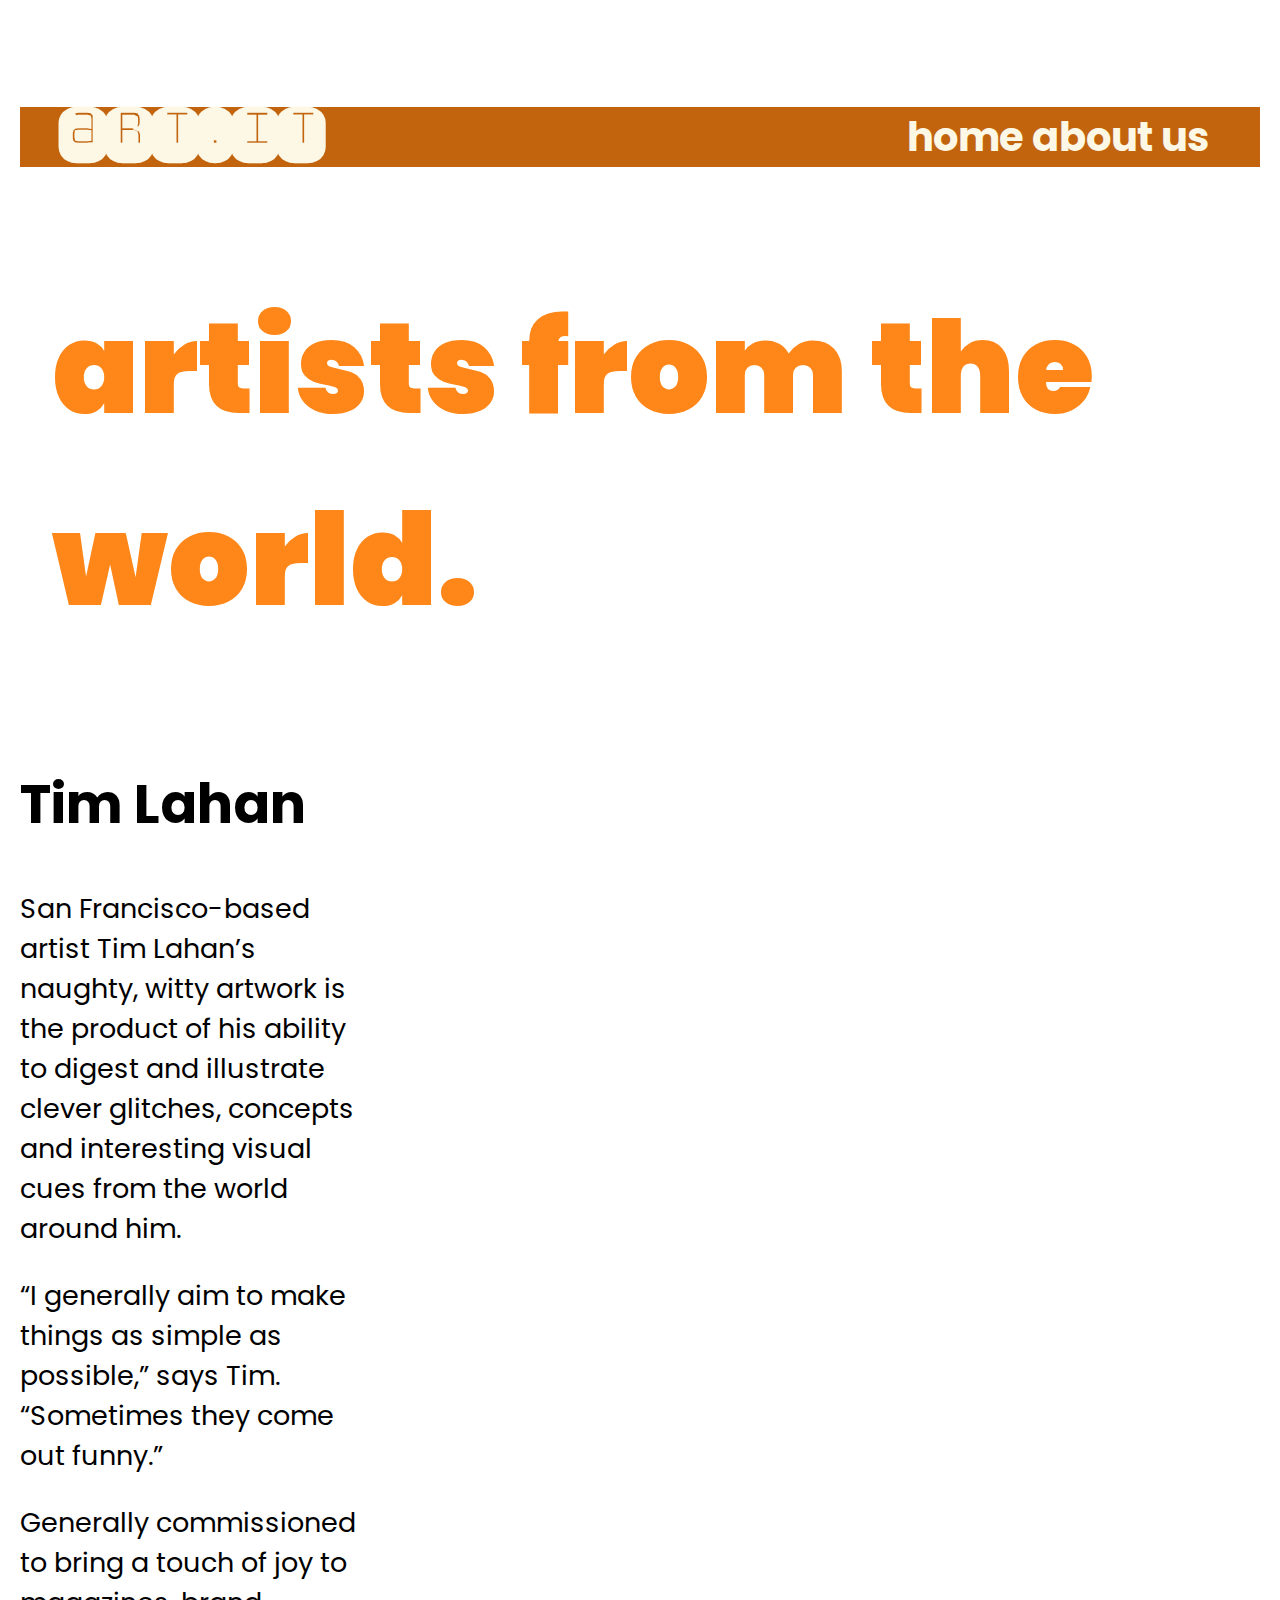
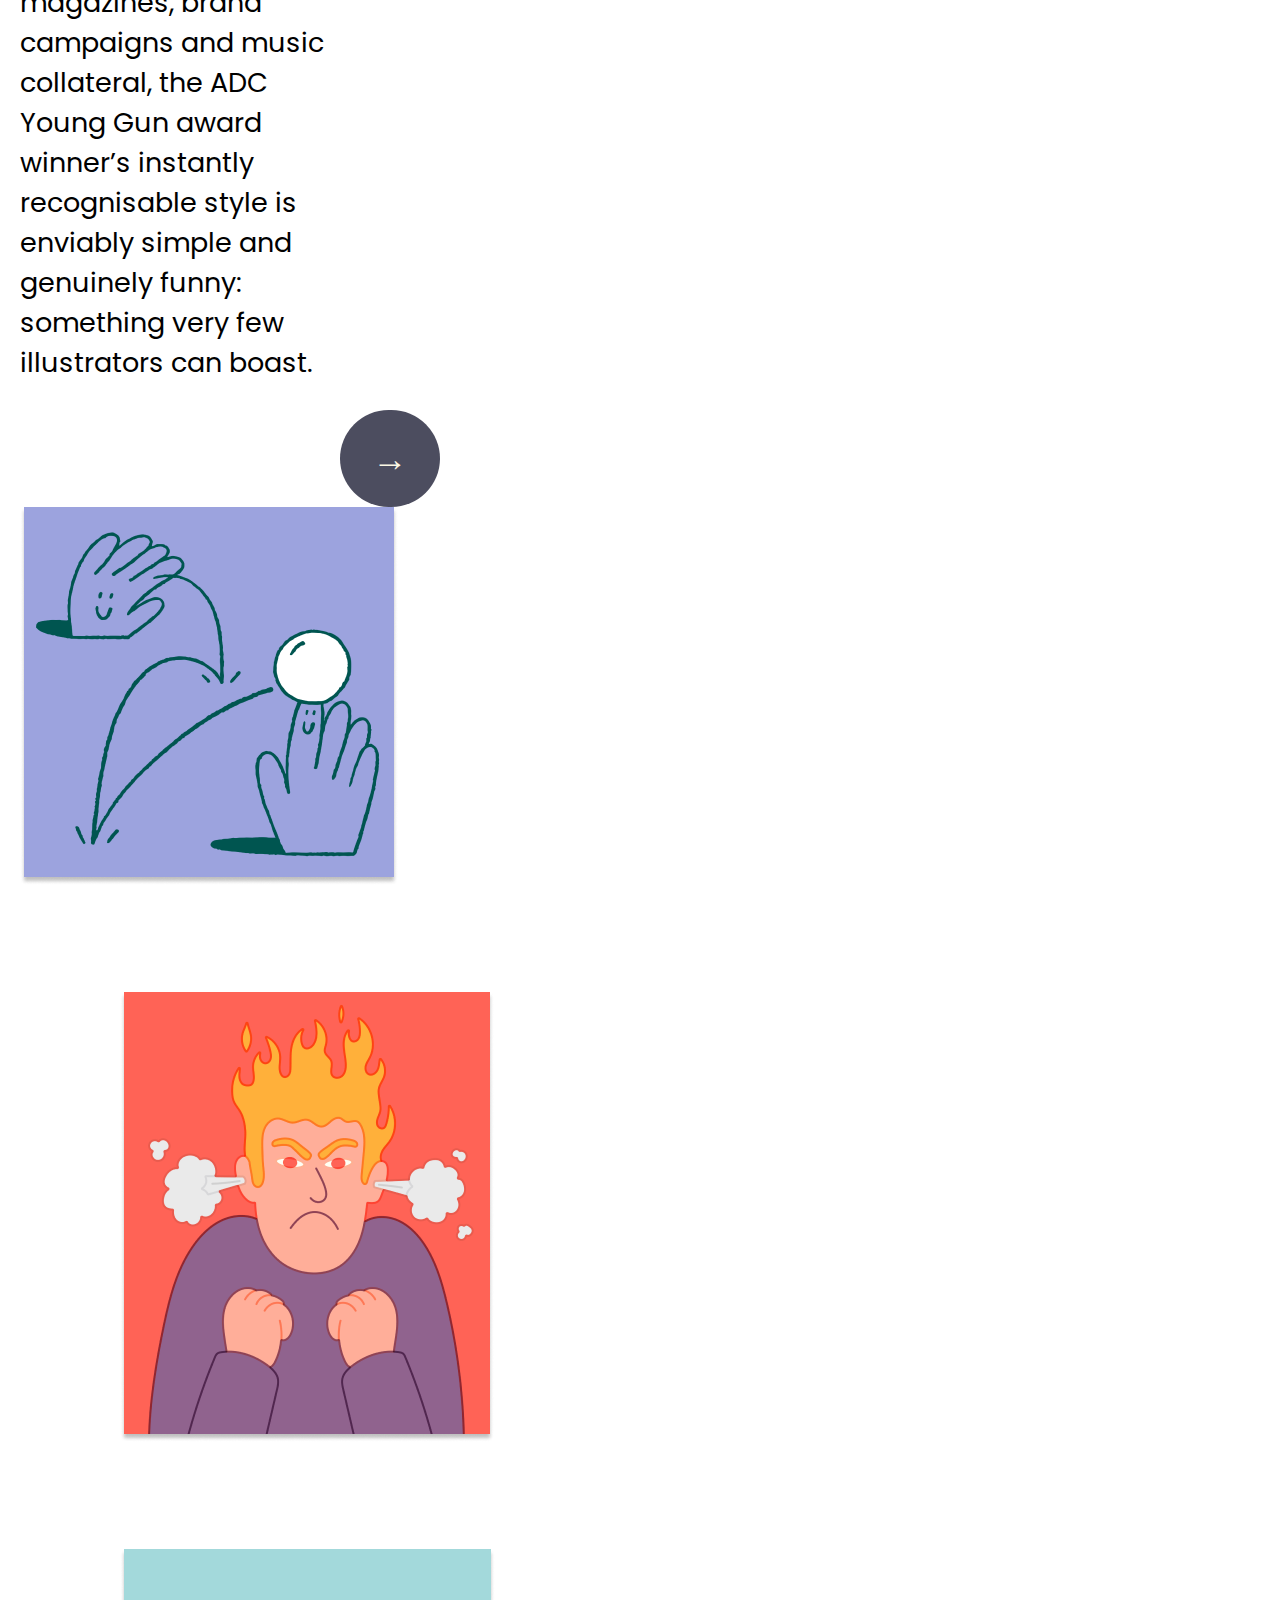
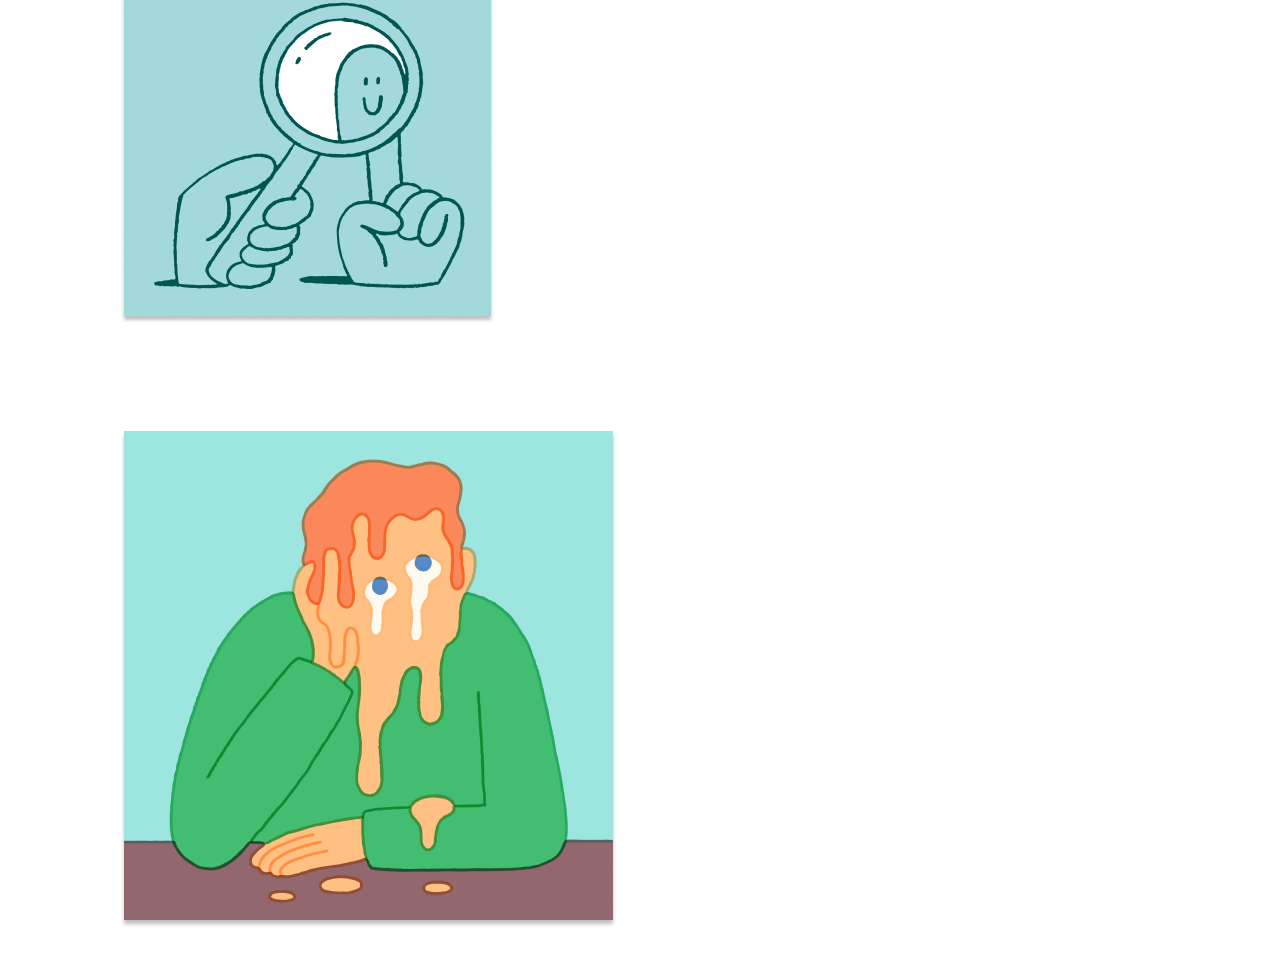
<file: timlahan.html>
<!DOCTYPE html>
<html lang="en">
<head>
    <meta charset="UTF-8">
    <meta http-equiv="X-UA-Compatible" content="IE=edge">
    <meta name="viewport" content="width=device-width, initial-scale=1.0">
    <link rel="stylesheet" href="css/timlahan.css">
    <link href="https://fonts.googleapis.com/css2?family=Monofett&family=Poppins:wght@400;700;900&display=swap" rel="stylesheet">
    <title>Document</title>
</head>
<body> 
    <header>
    
        <h1 class="art">art.it</h1> 
    <nav  class="nav">
        <a href="index.html">home</a></li>
        <a href="thanks.html">about us</a> 
       
         </nav>
    
    </header> 
    <section class="hero">
        <h2 class="artist">artists from the world.</h2>
    </section> 
    <div class="tim">
        <section class="titolotim"><h2>Tim Lahan</h2></section>
        <section class="testotim"> <p>San Francisco-based artist Tim Lahan’s naughty, witty artwork is the product of his ability to digest and illustrate clever glitches, concepts and interesting visual cues from the world around him.  

        </p></section> 
        <section class="testotim"> <p>“I generally aim to make things as simple as possible,” says Tim. “Sometimes they come out funny.”  </p></section> 
        <section class="testotim"> <p> Generally commissioned to bring a touch of joy to magazines, brand campaigns and music collateral, the ADC Young Gun award winner’s instantly recognisable style is enviably simple and genuinely funny: something very few illustrators can boast.</p></section> 
        
        
<div class="pulsante4"><a href="camilohuinca.html">→</a> </div>  
    
   
</div>

<div  class="immmma">
<img src="immagini/imma22.png"> </div>
<div  class="immma">
    <img src="immagini/imma23.png"> </div>
    <div  class="immma">
        <img src="immagini/imma24.png"> </div>
        <div  class="immma">
            <img src="immagini/imma25.png"> </div>

        

</body>
</html>
</file>
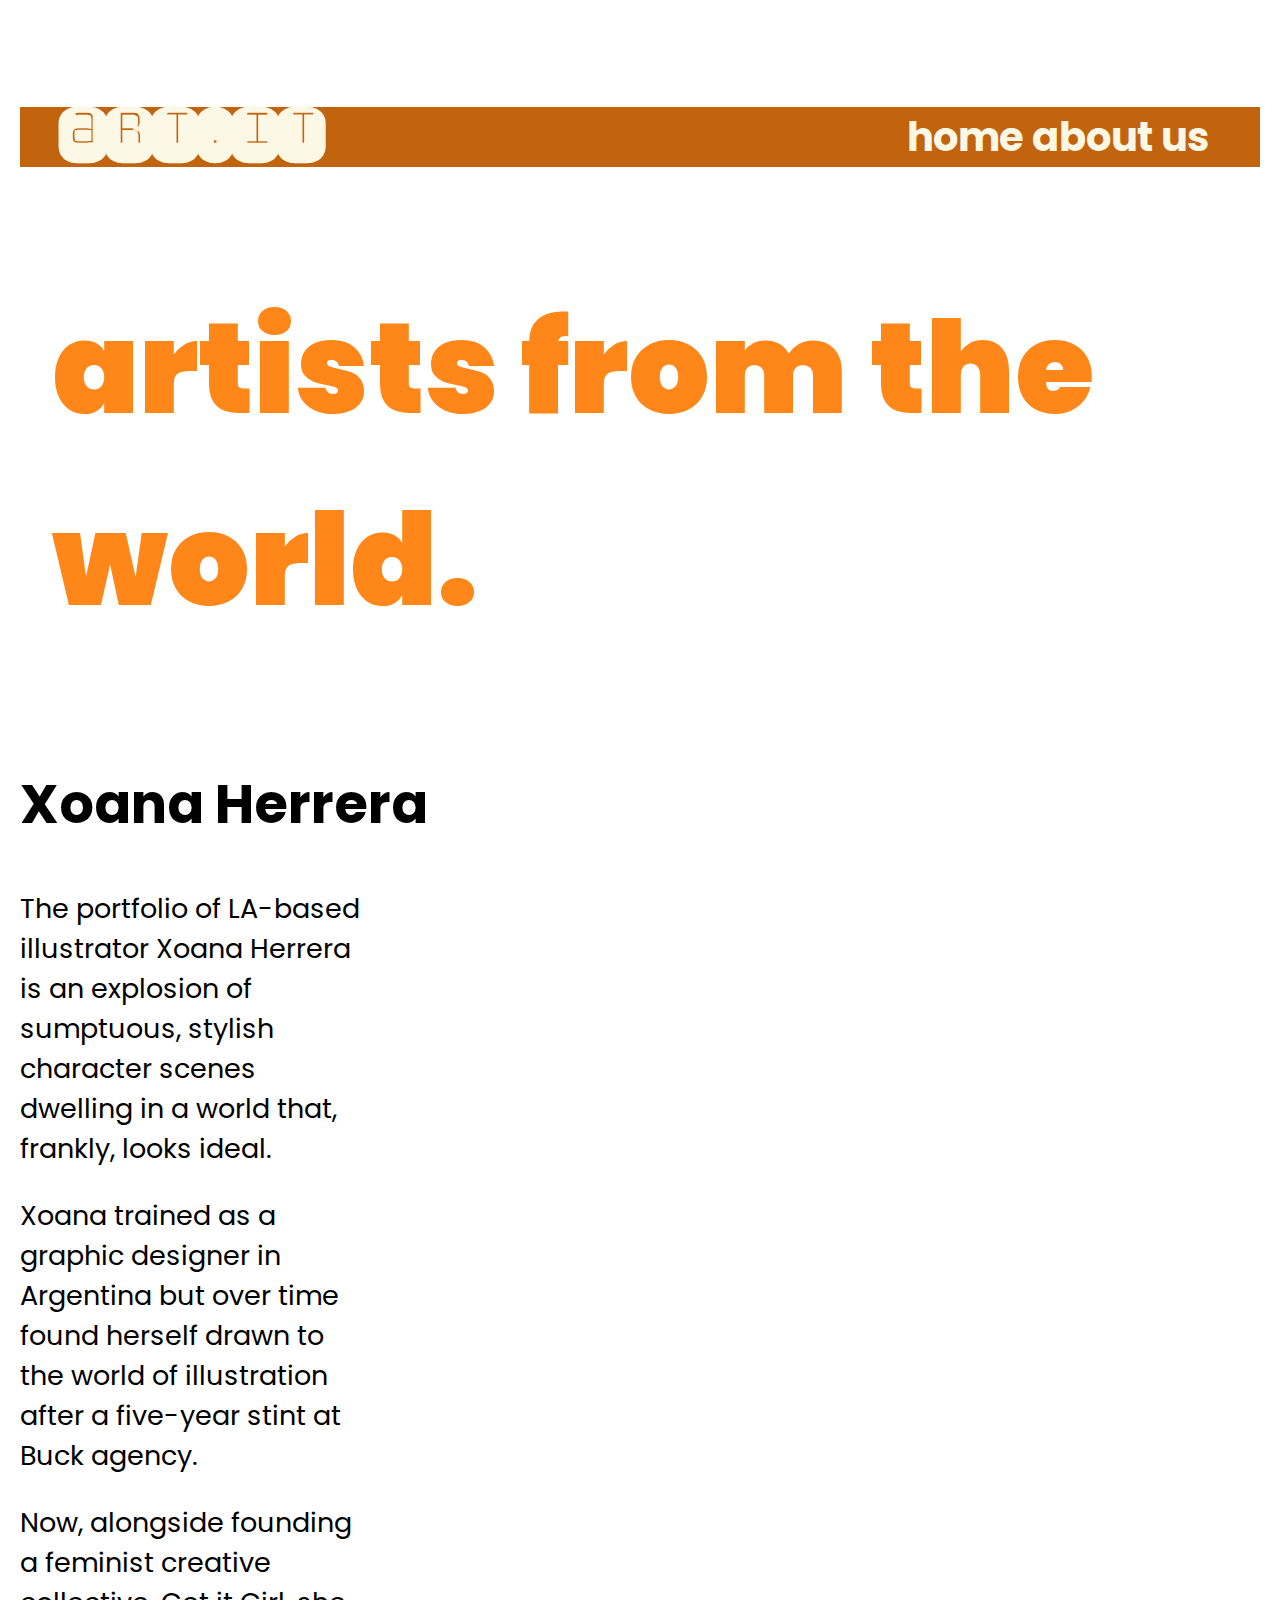
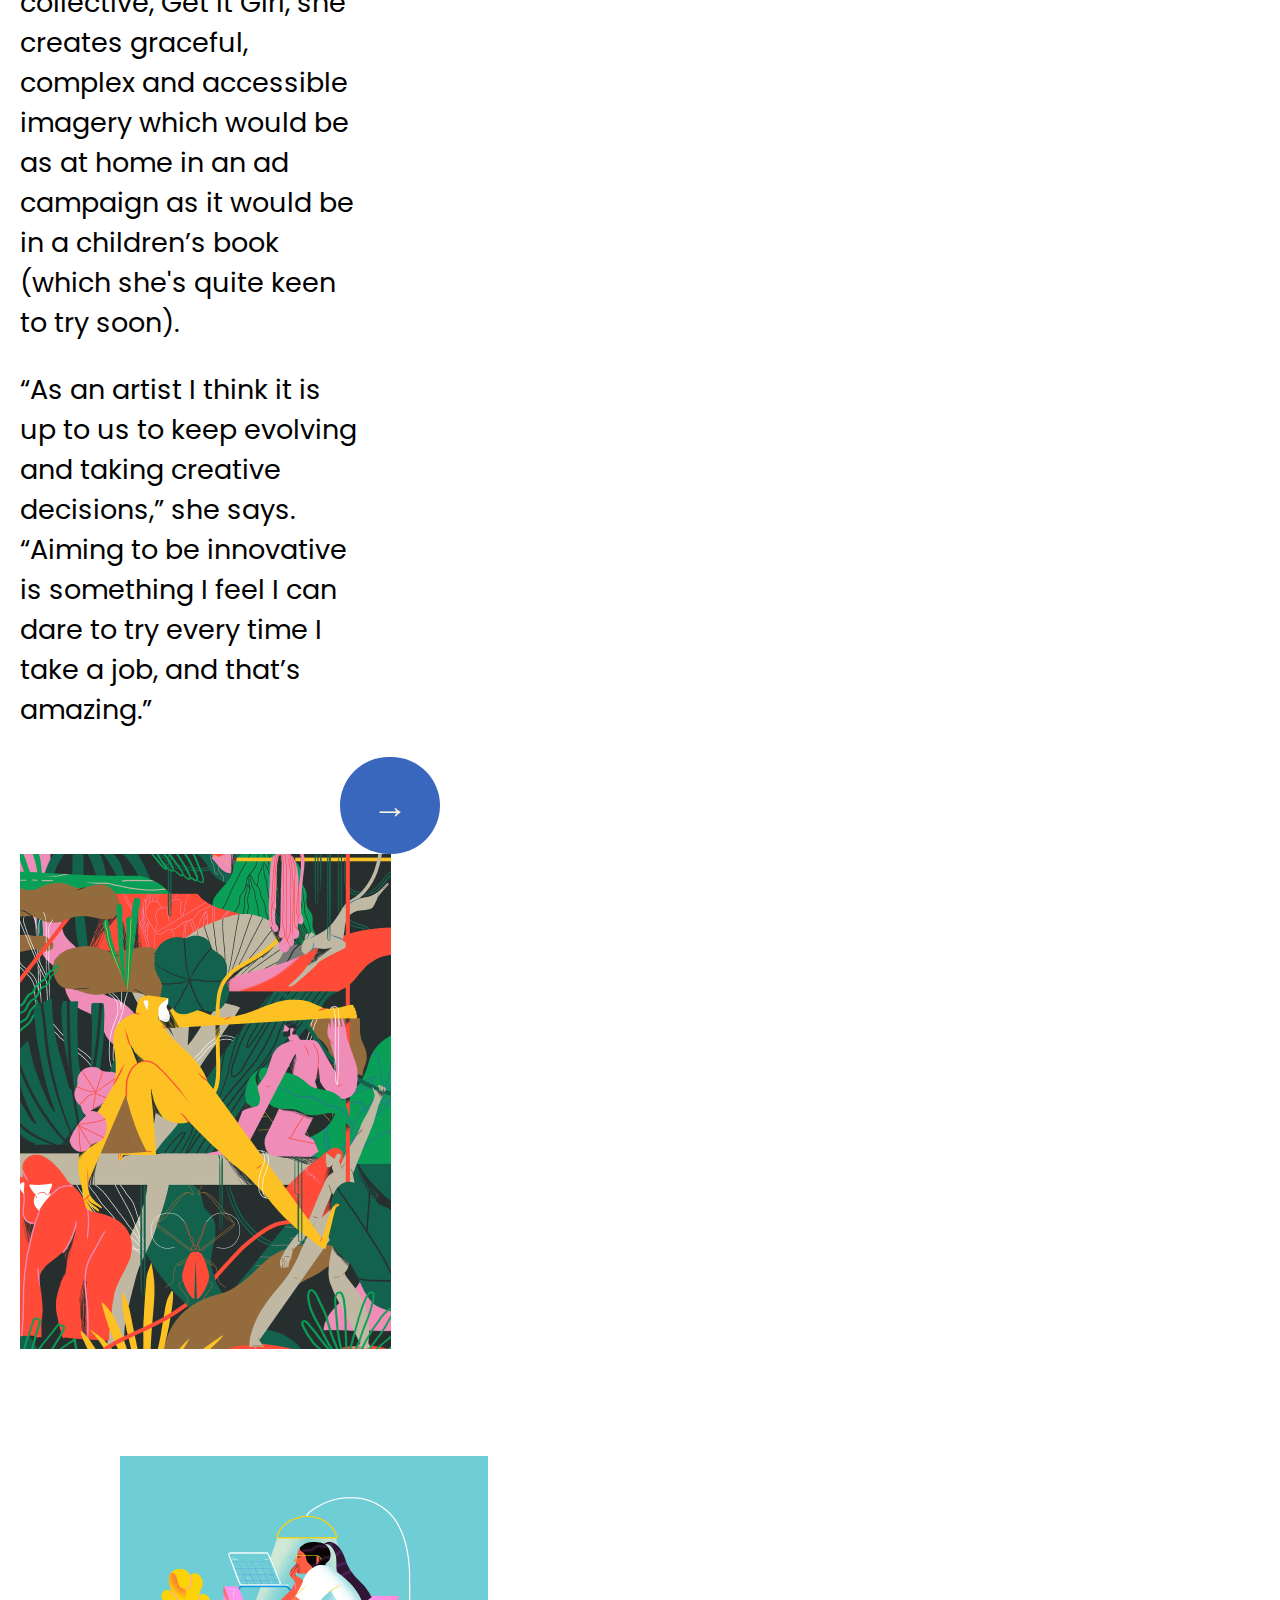
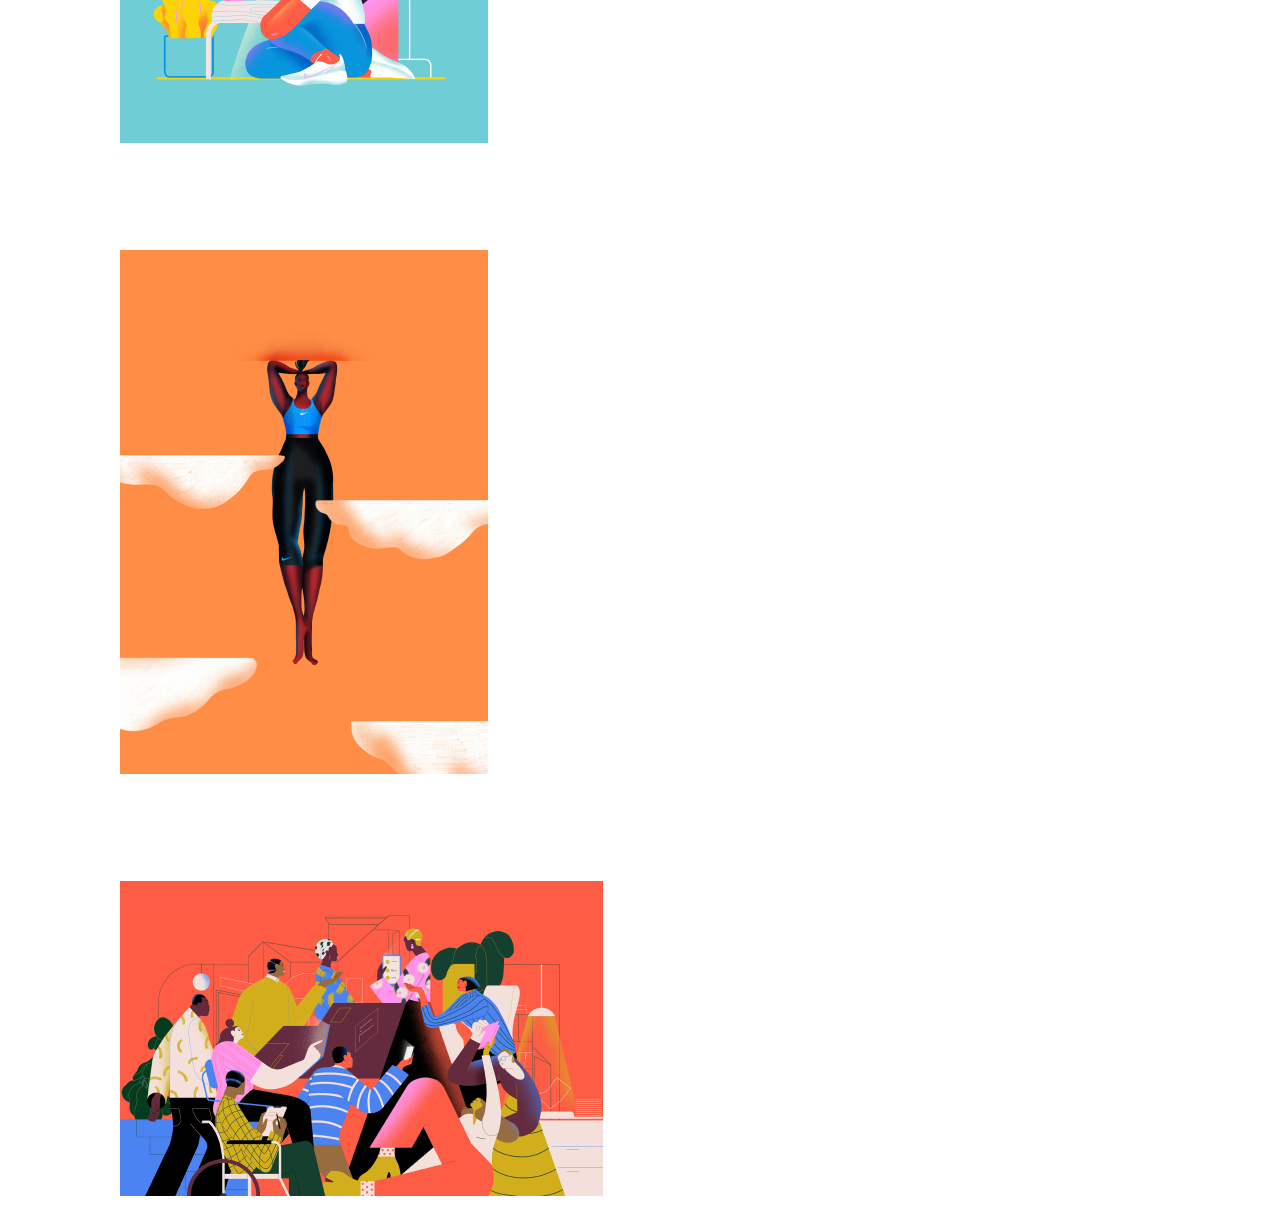
<file: xoanaxerrera.html>
<!DOCTYPE html>
<html lang="en">
<head>
    <meta charset="UTF-8">
    <meta http-equiv="X-UA-Compatible" content="IE=edge">
    <meta name="viewport" content="width=device-width, initial-scale=1.0">
    <link rel="stylesheet" href="css/xoanaxerrera.css">
    <link href="https://fonts.googleapis.com/css2?family=Monofett&family=Poppins:wght@400;700;900&display=swap" rel="stylesheet">
    <title>Document</title>
</head>
<body> 
    <header>
    
        <h1 class="art">art.it</h1> 
    <nav  class="nav">
        <a href="index.html">home</a></li>
        <a href="thanks.html">about us</a> 
       
         </nav>
    
    </header> 
    <section class="hero">
        <h2 class="artist">artists from the world.</h2>
    </section> 
    <div class="xoanaherrera">
        <section class="titolox"><h2>Xoana Herrera</h2></section>
        <section class="testox"> <p>The portfolio of LA-based illustrator Xoana Herrera is an explosion of sumptuous, stylish character scenes dwelling in a world that, frankly, looks ideal. 

        </p></section> 
        <section class="testox"> <p>Xoana trained as a graphic designer in Argentina but over time found herself drawn to the world of illustration after a five-year stint at Buck agency. </p></section> 
        <section class="testox"> <p> Now, alongside founding a feminist creative collective, Get it Girl, she creates graceful, complex and accessible imagery which would be as at home in an ad campaign as it would be in a children’s book (which she's quite keen to try soon). </p></section> 
        <section class="testox"> <p>“As an artist I think it is up to us to keep evolving and taking creative decisions,” she says. “Aiming to be innovative is something I feel I can dare to try every time I take a job, and that’s amazing.”</p></section> 
        
       
    <div class="pulsante2"><a href="karlottafreier.html">→</a> </div>  
    
   
</div>

<div  class="immmma">
<img src="immagini/imma14.png"> </div>
<div  class="immma">
    <img src="immagini/imma15.png"> </div>
    <div  class="immma">
        <img src="immagini/imma16.png"> </div>
        <div  class="immma">
            <img src="immagini/imma17.png"> </div>

        

</body>
</html>
</file>
<file: css/style.css>
@import url(laboca.css);

body{
    margin:20px;
    font-family: 'Poppins', sans-serif;
}
.nav{
font-family: 'Poppins', sans-serif;
font-size: 40px;
display: block;
text-align:end;
text-decoration:none;
padding: 0px 50px 0px 0px;
font-weight: 700; 
margin-top: -120px;
background-color: #C2640E;



}
.art{
    font-family: "monofett";
    font-size: 80px;
   color: #FCF8E5;
   display: block;
text-align:left;
text-decoration:none;
padding: 30px 30px 0px 40px;


}

.artist{
    font-family: 'Poppins', sans-serif;
    font-size: 128px;
    font-weight:900 ;
    color: #FF8719;
    padding: 0px 0px 0px 32px;

}
A:LINK {
    color :#FCF8E5;
    text-decoration: none
   }
   
   A:VISITED {
    color :#FCF8E5;
    text-decoration: none
   }
   
   A:HOVER {
    color :#FCF8E5;
    text-decoration : none;
   }
   
   A:ACTIVE {
    color :#FCF8E5;
    text-decoration: none
   }
.laboca{
    background-color:#FCF8E5;
    display: block;
    border-radius: 70px;
    padding:60px; 
    margin-left: 90px;
    margin: 30px 40px 30px 20px ;
    padding: 40px 40px 40px 30px;
    page-break-after: left;
    width: 420px;
    font-size: 22px;
}
.LinnFritz{
    background-color:#FCF8E5;
    display: block;
    border-radius: 70px;
    padding:60px; 
    margin-left: 90px;
    width:fit-content;
    margin: 30px 40px 30px 20px ;
    padding: 20px 40px 40px 30px;
    page-break-after: left;
    width: 420px;
    font-size: 22px;
    
   
    
}
.XoanaHerrera{
    background-color:#FCF8E5;
    display: block;
    border-radius: 70px;
    padding:60px; 
    margin-left: 90px;
    width:fit-content;
    margin: 30px 40px 30px 20px ;
    padding: 40px 40px 40px 30px;
    page-break-after: left;
    width: 420px;
    font-size: 22px;
}
.KarlottaFreier{
    background-color:#FCF8E5;
    display: block;
    border-radius: 70px;
    padding:60px; 
    margin-left: 90px;
    width:fit-content;
    margin: 30px 40px 30px 20px ;
    padding: 40px 40px 40px 30px;
    page-break-after: left;
    width: 420px;
    font-size: 22px;
}
.TimLahan{
    background-color:#FCF8E5;
    display: block;
    border-radius: 70px;
    padding:60px; 
    margin-left: 90px;
    width:fit-content;
    margin: 30px 40px 30px 20px ;
    padding: 40px 40px 40px 30px;
    page-break-after: left;
    width: 420px; 
    font-size: 22px;
}
.CamiloHuinca{
    background-color:#FCF8E5;
    display: block;
    border-radius: 70px;
    padding:60px; 
    margin-left: 90px;
    width:fit-content;
    margin: 30px 40px 30px 20px ;
    padding: 40px 40px 40px 30px;
    page-break-after: left;
    width: 420px;
    font-size: 22px;
}

.pulsante{
background-color: #DB0402;
border-radius: 100px;
outline: none;
text-align: center;
text-decoration: none;
font-family: 'Poppins', sans-serif;
font-size: 35px;
color: #FCF8E5;
padding:22px 0px 22px 0px;
margin-left: 320px;
width:100px;
}
.pulsante:hover {
background: #f48b89;
color: #FCF8E5;
}
.pulsante:visited{
    color: #FCF8E5;
}
.pulsante:active {
    color:#FCF8E5;
    
   }


.pulsante1{
background-color: #FFCC00;
border-radius: 100px;
outline: none;

text-align: center;
text-decoration: none;
font-family: 'Poppins', sans-serif;
font-size: 35px;
color: #FCF8E5;
padding: 22px 0px 22px 0px;
margin-left: 320px;
width:100px;
}
.pulsante1:hover {
background: #f6df87;
}
                   
.img1{
margin: 32px 0px 30px 0px;
}                       

.pulsante2{
background-color: #3967BD;
border-radius: 100px;
outline: none;
cursor: pointer;
text-align: center;
text-decoration: none;
font-family: 'Poppins', sans-serif;
font-size: 35px;
color: #FCF8E5;
padding: 22px 0px 22px 0px;
margin-left: 320px;
width:100px;
}
.pulsante2:hover {
background: #84aaf2;
}

.pulsante3{
background-color: #357727;
border-radius: 100px;
outline: none;
cursor: pointer;
text-align: center;
text-decoration: none;
font-family: 'Poppins', sans-serif;
font-size: 35px;
color: #FCF8E5;
padding: 22px 0px 22px 0px;
margin-left: 320px;
width:100px;
}
                
                
.pulsante3:hover {
background: #9db997;
}

.pulsante4{
background-color: #4C4D5F;
border-radius: 100px;
outline: none;
cursor: pointer;
text-align: center;
text-decoration: none;
font-family: 'Poppins', sans-serif;
font-size: 35px;
color: #FCF8E5;
padding: 22px 0px 22px 0px;
margin-left: 320px;
width:100px;
}
.pulsante4:hover {
background: #8c8da2;
}             

.pulsante5{
background-color: #DFAE67;
border-radius: 100px;
outline: none;
cursor: pointer;
text-align: center;
text-decoration: none;
font-family: 'Poppins', sans-serif;
font-size: 35px;
color: #FCF8E5;
padding: 22px 0px 22px 0px;
margin-left: 320px;
width:100px;
}
                                        
.pulsante5:hover {
background: #e1cdaf;
} 
.box{
    display:flex;
    
}
.box2{
    display: flex;
}
.box3{
    display: flex;
}
.header{
        display: flex;
        justify-content: space-between;
        align-items: center;
        gap: 16px;
        text-transform: uppercase;
        font-size: 14px;
        padding: 32px 16px;
    }
</file>
<file: css/camilohuinca.css>
body{
    margin:20px;
    font-family: 'Poppins', sans-serif;
}

.nav{
font-family: 'Poppins', sans-serif;
font-size: 40px;
display: block;
text-align:end;
text-decoration:none;
padding: 0px 50px 0px 0px;
font-weight: 700; 
margin-top: -120px;
background-color: #C2640E;



}
.titoloc{
    font-size: 36px ;
}

.art{
    font-family: "monofett";
    font-size: 80px;
   color: #FCF8E5;
   display: block;
text-align:left;
text-decoration:none;
padding: 30px 30px 0px 40px;


}

.artist{
    font-family: 'Poppins', sans-serif;
    font-size: 128px;
    font-weight:900 ;
    color: #FF8719;
    padding: 0px 0px 0px 32px;

}
A:LINK {
    color :#FCF8E5;
    text-decoration: none
   }
   
   A:VISITED {
    color :#FCF8E5;
    text-decoration: none
   }
   
   A:HOVER {
    color :#FCF8E5;
    text-decoration : none;
   }
   
   A:ACTIVE {
    color :#FCF8E5;
    text-decoration: none
   }


   .pulsante5{
    background-color: #DFAE67;
    border-radius: 100px;
    outline: none;
    cursor: pointer;
    text-align: center;
    text-decoration: none;
    font-family: 'Poppins', sans-serif;
    font-size: 35px;
    color: #FCF8E5;
    padding: 22px 0px 22px 0px;
    margin-left: 320px;
    width:100px;
    }
                                            
    .pulsante5:hover {
    background: #e1cdaf;
    }     
    .testoc{
        margin: 0px 900px 0px 0px;
        font-weight: 400px;
        font-size: 27px;
        line-height: 40px;
        font-family: 'Poppins', sans-serif;
    }    
        
  .immma{
    margin:  100px 0px 0px 100px ;
    
  }
</file>
<file: css/karlottafreier.css>
body{
    margin:20px;
    font-family: 'Poppins', sans-serif;
}

.nav{
font-family: 'Poppins', sans-serif;
font-size: 40px;
display: block;
text-align:end;
text-decoration:none;
padding: 0px 50px 0px 0px;
font-weight: 700; 
margin-top: -120px;
background-color: #C2640E;



}
.titolokarlotta{
    font-size: 36px ;
}

.art{
    font-family: "monofett";
    font-size: 80px;
   color: #FCF8E5;
   display: block;
text-align:left;
text-decoration:none;
padding: 30px 30px 0px 40px;


}

.artist{
    font-family: 'Poppins', sans-serif;
    font-size: 128px;
    font-weight:900 ;
    color: #FF8719;
    padding: 0px 0px 0px 32px;

}
A:LINK {
    color :#FCF8E5;
    text-decoration: none
   }
   
   A:VISITED {
    color :#FCF8E5;
    text-decoration: none
   }
   
   A:HOVER {
    color :#FCF8E5;
    text-decoration : none;
   }
   
   A:ACTIVE {
    color :#FCF8E5;
    text-decoration: none
   }


   .pulsante3{
    background-color: #357727;
    border-radius: 100px;
    outline: none;
    cursor: pointer;
    text-align: center;
    text-decoration: none;
    font-family: 'Poppins', sans-serif;
    font-size: 35px;
    color: #FCF8E5;
    padding: 22px 0px 22px 0px;
    margin-left: 320px;
    width:100px;
    }
                    
                    
    .pulsante3:hover {
    background: #9db997;
    }
    
    .testokarlotta{
        margin: 0px 900px 0px 0px;
        font-weight: 400px;
        font-size: 27px;
        line-height: 40px;
        font-family: 'Poppins', sans-serif;
    }    
        
  .immma{
    margin:  100px 0px 0px 100px ;
    
  }
</file>
<file: css/laboca.css>
body{
    margin:20px;
    font-family: 'Poppins', sans-serif;
}

.nav{
font-family: 'Poppins', sans-serif;
font-size: 40px;
display: block;
text-align:end;
text-decoration:none;
padding: 0px 50px 0px 0px;
font-weight: 700; 
margin-top: -120px;
background-color: #C2640E;



}
.titololaboca{
    font-size: 36px ;
}

.art{
    font-family: "monofett";
    font-size: 80px;
   color: #FCF8E5;
   display: block;
text-align:left;
text-decoration:none;
padding: 30px 30px 0px 40px;


}

.artist{
    font-family: 'Poppins', sans-serif;
    font-size: 128px;
    font-weight:900 ;
    color: #FF8719;
    padding: 0px 0px 0px 32px;

}
A:LINK {
    color :#FCF8E5;
    text-decoration: none
   }
   
   A:VISITED {
    color :#FCF8E5;
    text-decoration: none
   }
   
   A:HOVER {
    color :#FCF8E5;
    text-decoration : none;
   }
   
   A:ACTIVE {
    color :#FCF8E5;
    text-decoration: none
   }

.pulsantee{
        background-color: #DB0402;
        border-radius: 100px;
        outline: none;
        cursor: pointer;
        text-align: center;
        text-decoration: none;
        font-family: 'Poppins', sans-serif;
        font-size: 35px;
        color:#FCF8E5;
        padding: 22px 0px 22px 0px;
        margin: 60px 0px 0px 900px;
        width:100px;
        }
        .pulsantee:hover {
        background: #f48b89;
        }
    .testolaboca{
        margin: 0px 700px 0px 0px;
        font-weight: 400px;
        font-size: 27px;
        line-height: 40px;
        font-family: 'Poppins', sans-serif;
    }    
        
  .imma{
    margin: 100px 0px 0px 100px ;
    
}
</file>
<file: css/linn-fritz.css>
body{
    margin:20px;
    font-family: 'Poppins', sans-serif;
}

.nav{
font-family: 'Poppins', sans-serif;
font-size: 40px;
display: block;
text-align:end;
text-decoration:none;
padding: 0px 50px 0px 0px;
font-weight: 700; 
margin-top: -120px;
background-color: #C2640E;



}
.titololinn{
    font-size: 36px ;
}

.art{
    font-family: "monofett";
    font-size: 80px;
   color: #FCF8E5;
   display: block;
text-align:left;
text-decoration:none;
padding: 30px 30px 0px 40px;


}

.artist{
    font-family: 'Poppins', sans-serif;
    font-size: 128px;
    font-weight:900 ;
    color: #FF8719;
    padding: 0px 0px 0px 32px;

}
A:LINK {
    color :#FCF8E5;
    text-decoration: none
   }
   
   A:VISITED {
    color :#FCF8E5;
    text-decoration: none
   }
   
   A:HOVER {
    color :#FCF8E5;
    text-decoration : none;
   }
   
   A:ACTIVE {
    color :#FCF8E5;
    text-decoration: none
   }


   .pulsante1{
    background-color: #FFCC00;
    border-radius: 100px;
    outline: none;
    cursor: pointer;
    text-align: center;
    text-decoration: none;
    font-family: 'Poppins', sans-serif;
    font-size: 35px;
    color:#FCF8E5;
    padding: 22px 0px 22px 0px;
    margin: 60px 0px 0px 900px;
    width:100px;
    }
    .pulsantee1:hover {
    background: #f6df87;
    }
    .testolinn{
        margin: 0px 900px 0px 0px;
        font-weight: 400px;
        font-size: 27px;
        line-height: 40px;
        font-family: 'Poppins', sans-serif;
    }    
        
  .immma{
    margin:  100px 0px 0px 100px ;
    
  }
</file>
<file: css/thanks.css>
body{
    margin:20px;
    font-family: 'Poppins', sans-serif;
}

.nav{
font-family: 'Poppins', sans-serif;
font-size: 40px;
display: block;
text-align:end;
text-decoration:none;
padding: 0px 50px 0px 0px;
font-weight: 700; 
margin-top: -120px;
background-color: #C2640E;



}
.titolothx{
    font-size: 36px ;
}

.art{
    font-family: "monofett";
    font-size: 80px;
   color: #FCF8E5;
   display: block;
text-align:left;
text-decoration:none;
padding: 30px 30px 0px 40px;


}
.TESTOthx{
    font-family: 'Poppins', sans-serif;
    font-size: 28px;
    font-weight:600 ;
    color: #000000;
    

}
.testhx{
    font-family: 'Poppins', sans-serif;
    font-size: 28px;
    color: #000000;
    font-style: italic;
}
.thx{
    font-family: 'Poppins', sans-serif;
    font-size: 128px;
    font-weight:900 ;
    color: #FF8719;
    padding: 0px 0px 0px 32px;

}
A:LINK {
    color :#FCF8E5;
    text-decoration: none
   }
   
   A:VISITED {
    color :#FCF8E5;
    text-decoration: none
   }
   
   A:HOVER {
    color :#FCF8E5;
    text-decoration : none;
   }
   
   A:ACTIVE {
    color :#FCF8E5;
    text-decoration: none
   }

  
    .testothx{
        margin: 0px 900px 0px 0px;
        font-weight: 400px;
        font-size: 27px;
        line-height: 40px;
        font-family: 'Poppins', sans-serif;
    }    
        
  .immma{
    margin:  100px 0px 0px 100px ;
    
  }
</file>
<file: css/timlahan.css>
body{
    margin:20px;
    font-family: 'Poppins', sans-serif;
}

.nav{
font-family: 'Poppins', sans-serif;
font-size: 40px;
display: block;
text-align:end;
text-decoration:none;
padding: 0px 50px 0px 0px;
font-weight: 700; 
margin-top: -120px;
background-color: #C2640E;



}
.titolotim{
    font-size: 36px ;
}

.art{
    font-family: "monofett";
    font-size: 80px;
   color: #FCF8E5;
   display: block;
text-align:left;
text-decoration:none;
padding: 30px 30px 0px 40px;


}

.artist{
    font-family: 'Poppins', sans-serif;
    font-size: 128px;
    font-weight:900 ;
    color: #FF8719;
    padding: 0px 0px 0px 32px;

}
A:LINK {
    color :#FCF8E5;
    text-decoration: none
   }
   
   A:VISITED {
    color :#FCF8E5;
    text-decoration: none
   }
   
   A:HOVER {
    color :#FCF8E5;
    text-decoration : none;
   }
   
   A:ACTIVE {
    color :#FCF8E5;
    text-decoration: none
   }


   .pulsante4{
    background-color: #4C4D5F;
    border-radius: 100px;
    outline: none;
    cursor: pointer;
    text-align: center;
    text-decoration: none;
    font-family: 'Poppins', sans-serif;
    font-size: 35px;
    color: #FCF8E5;
    padding: 22px 0px 22px 0px;
    margin-left: 320px;
    width:100px;
    }
    .pulsante4:hover {
    background: #8c8da2;
    }        
    .testotim{
        margin: 0px 900px 0px 0px;
        font-weight: 400px;
        font-size: 27px;
        line-height: 40px;
        font-family: 'Poppins', sans-serif;
    }    
        
  .immma{
    margin:  100px 0px 0px 100px ;
    
  }
</file>
<file: css/xoanaxerrera.css>
body{
    margin:20px;
    font-family: 'Poppins', sans-serif;
}

.nav{
font-family: 'Poppins', sans-serif;
font-size: 40px;
display: block;
text-align:end;
text-decoration:none;
padding: 0px 50px 0px 0px;
font-weight: 700; 
margin-top: -120px;
background-color: #C2640E;



}
.titolox{
    font-size: 36px ;
}

.art{
    font-family: "monofett";
    font-size: 80px;
   color: #FCF8E5;
   display: block;
text-align:left;
text-decoration:none;
padding: 30px 30px 0px 40px;


}

.artist{
    font-family: 'Poppins', sans-serif;
    font-size: 128px;
    font-weight:900 ;
    color: #FF8719;
    padding: 0px 0px 0px 32px;

}
A:LINK {
    color :#FCF8E5;
    text-decoration: none
   }
   
   A:VISITED {
    color :#FCF8E5;
    text-decoration: none
   }
   
   A:HOVER {
    color :#FCF8E5;
    text-decoration : none;
   }
   
   A:ACTIVE {
    color :#FCF8E5;
    text-decoration: none
   }


   .pulsante2{
    background-color: #3967BD;
border-radius: 100px;
outline: none;
cursor: pointer;
text-align: center;
text-decoration: none;
font-family: 'Poppins', sans-serif;
font-size: 35px;
color: #FCF8E5;
padding: 22px 0px 22px 0px;
margin-left: 320px;
width:100px;
    }
    .pulsante2:hover {
        background: #84aaf2;
    }
    .testox{
        margin: 0px 900px 0px 0px;
        font-weight: 400px;
        font-size: 27px;
        line-height: 40px;
        font-family: 'Poppins', sans-serif;
    }    
        
  .immma{
    margin:  100px 0px 0px 100px ;
    
  }
</file>
